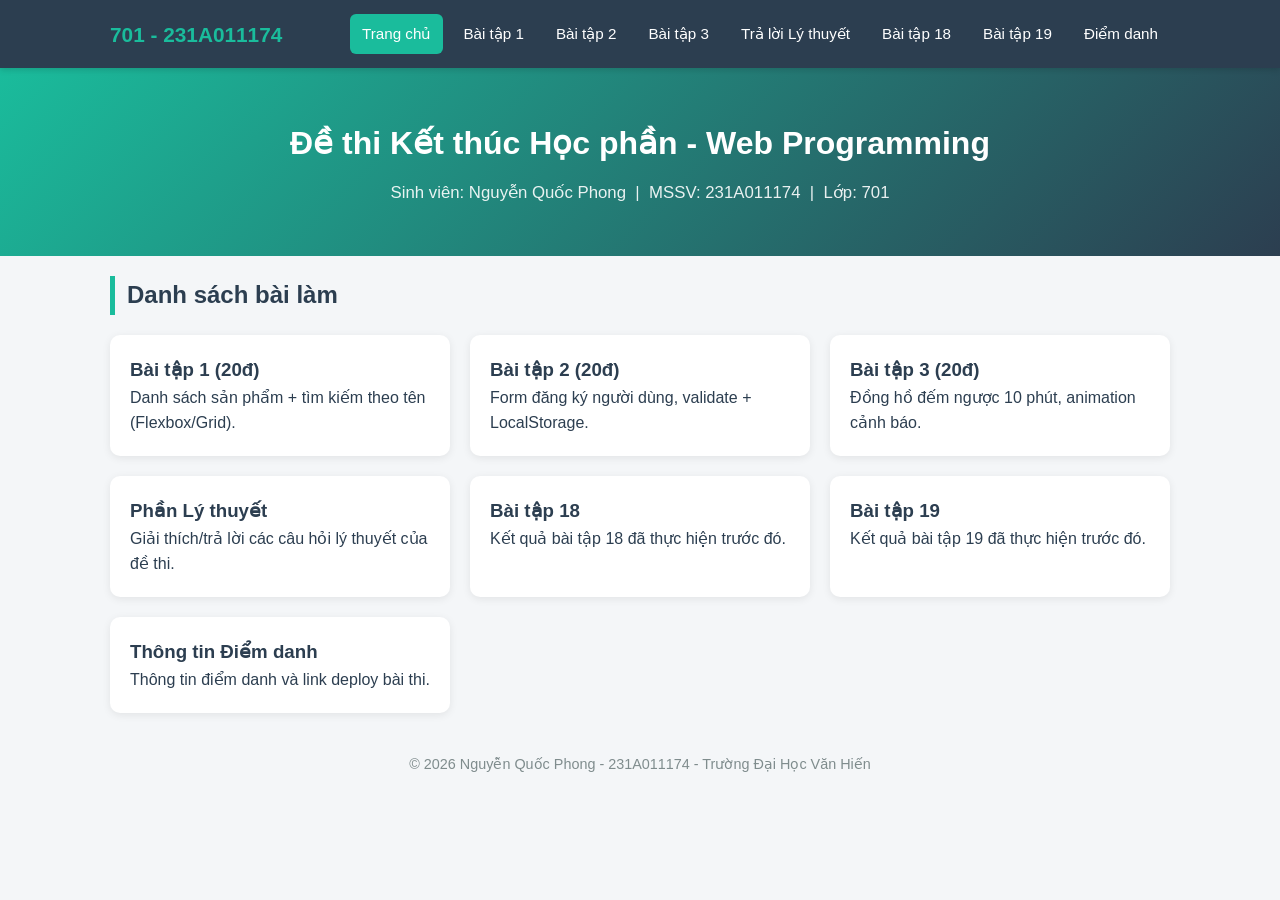
<file: index.html>
<!DOCTYPE html>
<html lang="vi">
<head>
<meta charset="UTF-8" />
<meta name="viewport" content="width=device-width, initial-scale=1.0" />
<title>Đề thi Kết thúc HP - Nguyễn Quốc Phong</title>
<link rel="stylesheet" href="css/style.css" />
</head>
<body>

<header>
  <nav class="navbar">
    <div class="brand">701 - 231A011174</div>
    <ul>
      <li><a href="index.html">Trang chủ</a></li>
      <li><a href="baitap01.html">Bài tập 1</a></li>
      <li><a href="baitap02.html">Bài tập 2</a></li>
      <li><a href="baitap03.html">Bài tập 3</a></li>
      <li><a href="about.html">Trả lời Lý thuyết</a></li>
      <li><a href="baitap18.html">Bài tập 18</a></li>
      <li><a href="baitap19.html">Bài tập 19</a></li>
      <li><a href="contact.html">Điểm danh</a></li>
    </ul>
  </nav>
</header>

<section class="hero">
  <h1>Đề thi Kết thúc Học phần - Web Programming</h1>
  <p>Sinh viên: Nguyễn Quốc Phong &nbsp;|&nbsp; MSSV: 231A011174 &nbsp;|&nbsp; Lớp: 701</p>
</section>

<main class="container">
  <h2 class="section-title">Danh sách bài làm</h2>
  <div class="card-grid">

    <a class="card" href="baitap01.html">
      <h3>Bài tập 1 (20đ)</h3>
      <p>Danh sách sản phẩm + tìm kiếm theo tên (Flexbox/Grid).</p>
    </a>

    <a class="card" href="baitap02.html">
      <h3>Bài tập 2 (20đ)</h3>
      <p>Form đăng ký người dùng, validate + LocalStorage.</p>
    </a>

    <a class="card" href="baitap03.html">
      <h3>Bài tập 3 (20đ)</h3>
      <p>Đồng hồ đếm ngược 10 phút, animation cảnh báo.</p>
    </a>

    <a class="card" href="about.html">
      <h3>Phần Lý thuyết</h3>
      <p>Giải thích/trả lời các câu hỏi lý thuyết của đề thi.</p>
    </a>

    <a class="card" href="baitap18.html">
      <h3>Bài tập 18</h3>
      <p>Kết quả bài tập 18 đã thực hiện trước đó.</p>
    </a>

    <a class="card" href="baitap19.html">
      <h3>Bài tập 19</h3>
      <p>Kết quả bài tập 19 đã thực hiện trước đó.</p>
    </a>

    <a class="card" href="contact.html">
      <h3>Thông tin Điểm danh</h3>
      <p>Thông tin điểm danh và link deploy bài thi.</p>
    </a>

  </div>
</main>

<footer>
  © 2026 Nguyễn Quốc Phong - 231A011174 - Trường Đại Học Văn Hiến
</footer>

<script src="js/script.js"></script>
</body>
</html>
</file>
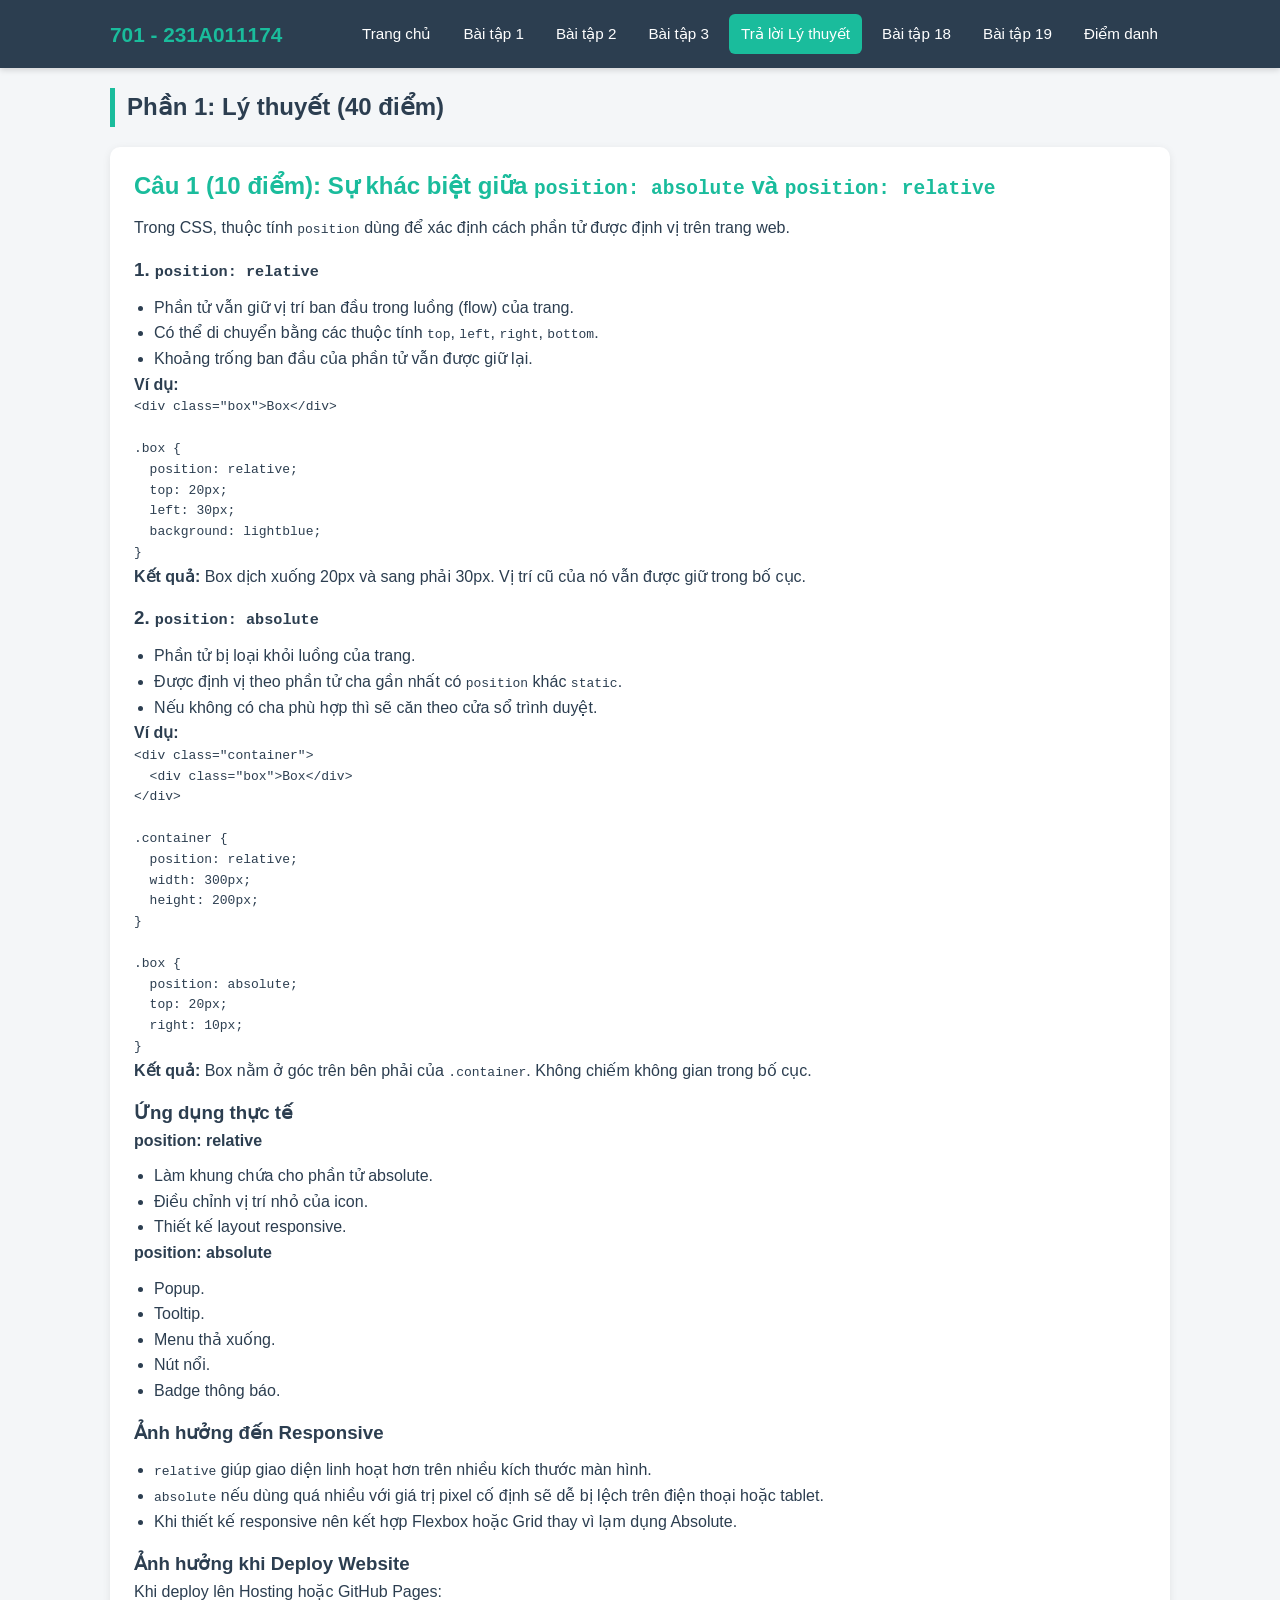
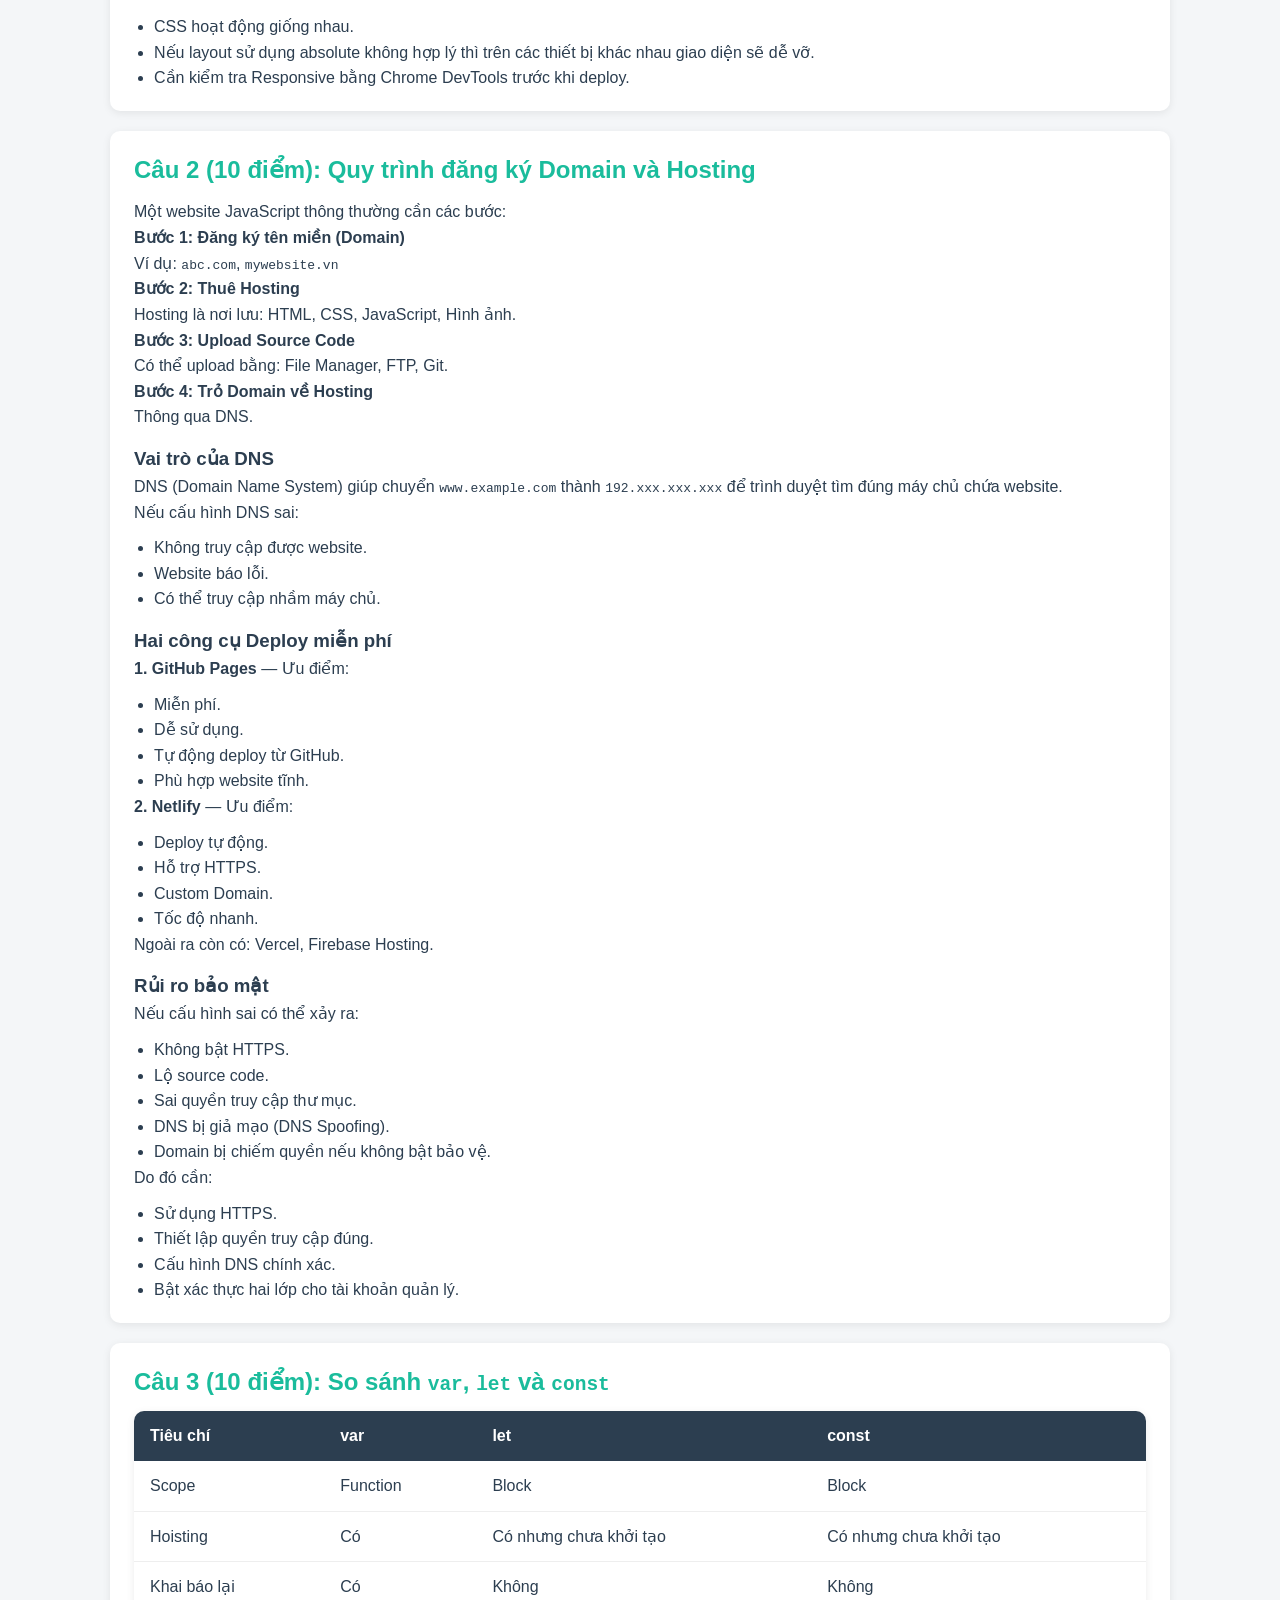
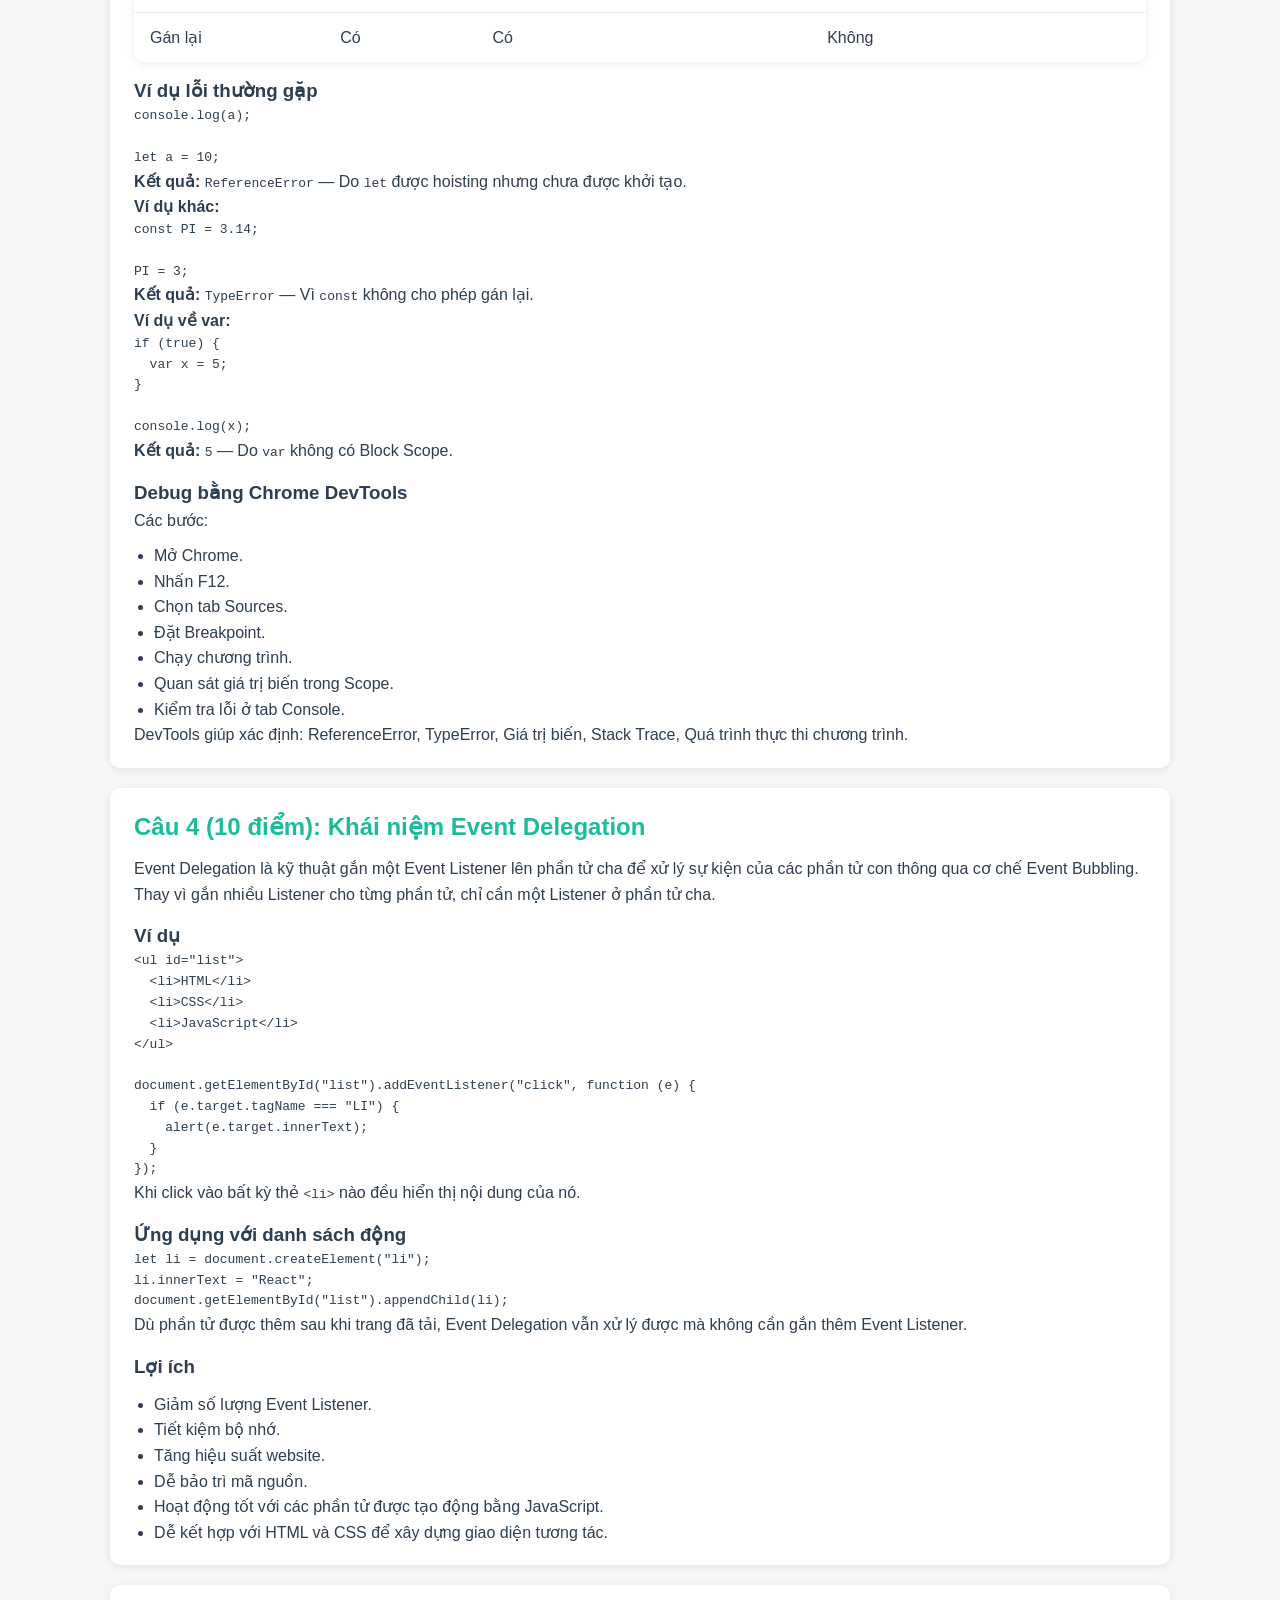
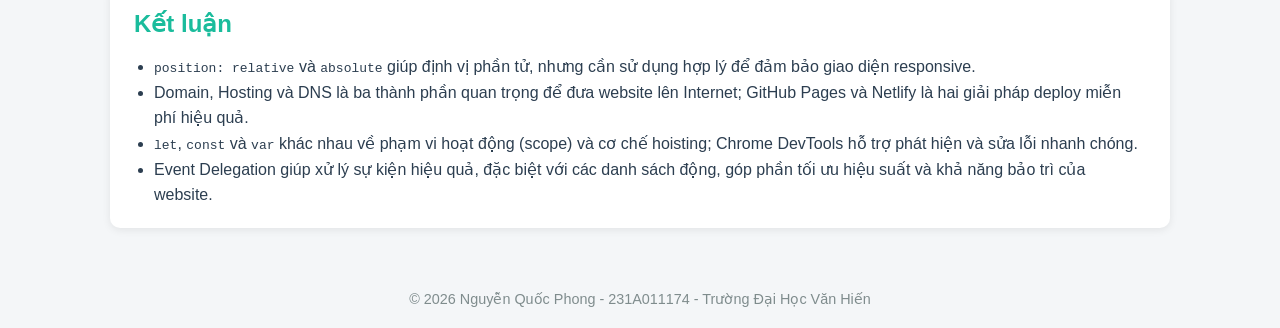
<file: about.html>
<!DOCTYPE html>
<html lang="vi">
<head>
<meta charset="UTF-8" />
<meta name="viewport" content="width=device-width, initial-scale=1.0" />
<title>Trả lời Lý thuyết</title>
<link rel="stylesheet" href="css/style.css" />
</head>
<body>

<header>
  <nav class="navbar">
    <div class="brand">701 - 231A011174</div>
    <ul>
      <li><a href="index.html">Trang chủ</a></li>
      <li><a href="baitap01.html">Bài tập 1</a></li>
      <li><a href="baitap02.html">Bài tập 2</a></li>
      <li><a href="baitap03.html">Bài tập 3</a></li>
      <li><a href="about.html">Trả lời Lý thuyết</a></li>
      <li><a href="baitap18.html">Bài tập 18</a></li>
      <li><a href="baitap19.html">Bài tập 19</a></li>
      <li><a href="contact.html">Điểm danh</a></li>
    </ul>
  </nav>
</header>

<main class="container">
  <h2 class="section-title">Phần 1: Lý thuyết (40 điểm)</h2>

  <!-- ===================== CÂU 1 ===================== -->
  <div class="explain-block">
    <h2>Câu 1 (10 điểm): Sự khác biệt giữa <code>position: absolute</code> và <code>position: relative</code></h2>
    <p>Trong CSS, thuộc tính <code>position</code> dùng để xác định cách phần tử được định vị trên trang web.</p>

    <h3 style="margin-top:14px;">1. <code>position: relative</code></h3>
    <ul>
      <li>Phần tử vẫn giữ vị trí ban đầu trong luồng (flow) của trang.</li>
      <li>Có thể di chuyển bằng các thuộc tính <code>top</code>, <code>left</code>, <code>right</code>, <code>bottom</code>.</li>
      <li>Khoảng trống ban đầu của phần tử vẫn được giữ lại.</li>
    </ul>
    <p><strong>Ví dụ:</strong></p>
    <pre><code>&lt;div class="box"&gt;Box&lt;/div&gt;

.box {
  position: relative;
  top: 20px;
  left: 30px;
  background: lightblue;
}</code></pre>
    <p><strong>Kết quả:</strong> Box dịch xuống 20px và sang phải 30px. Vị trí cũ của nó vẫn được giữ trong bố cục.</p>

    <h3 style="margin-top:14px;">2. <code>position: absolute</code></h3>
    <ul>
      <li>Phần tử bị loại khỏi luồng của trang.</li>
      <li>Được định vị theo phần tử cha gần nhất có <code>position</code> khác <code>static</code>.</li>
      <li>Nếu không có cha phù hợp thì sẽ căn theo cửa sổ trình duyệt.</li>
    </ul>
    <p><strong>Ví dụ:</strong></p>
    <pre><code>&lt;div class="container"&gt;
  &lt;div class="box"&gt;Box&lt;/div&gt;
&lt;/div&gt;

.container {
  position: relative;
  width: 300px;
  height: 200px;
}

.box {
  position: absolute;
  top: 20px;
  right: 10px;
}</code></pre>
    <p><strong>Kết quả:</strong> Box nằm ở góc trên bên phải của <code>.container</code>. Không chiếm không gian trong bố cục.</p>

    <h3 style="margin-top:14px;">Ứng dụng thực tế</h3>
    <p><strong>position: relative</strong></p>
    <ul>
      <li>Làm khung chứa cho phần tử absolute.</li>
      <li>Điều chỉnh vị trí nhỏ của icon.</li>
      <li>Thiết kế layout responsive.</li>
    </ul>
    <p><strong>position: absolute</strong></p>
    <ul>
      <li>Popup.</li>
      <li>Tooltip.</li>
      <li>Menu thả xuống.</li>
      <li>Nút nổi.</li>
      <li>Badge thông báo.</li>
    </ul>

    <h3 style="margin-top:14px;">Ảnh hưởng đến Responsive</h3>
    <ul>
      <li><code>relative</code> giúp giao diện linh hoạt hơn trên nhiều kích thước màn hình.</li>
      <li><code>absolute</code> nếu dùng quá nhiều với giá trị pixel cố định sẽ dễ bị lệch trên điện thoại hoặc tablet.</li>
      <li>Khi thiết kế responsive nên kết hợp Flexbox hoặc Grid thay vì lạm dụng Absolute.</li>
    </ul>

    <h3 style="margin-top:14px;">Ảnh hưởng khi Deploy Website</h3>
    <p>Khi deploy lên Hosting hoặc GitHub Pages:</p>
    <ul>
      <li>CSS hoạt động giống nhau.</li>
      <li>Nếu layout sử dụng absolute không hợp lý thì trên các thiết bị khác nhau giao diện sẽ dễ vỡ.</li>
      <li>Cần kiểm tra Responsive bằng Chrome DevTools trước khi deploy.</li>
    </ul>
  </div>

  <!-- ===================== CÂU 2 ===================== -->
  <div class="explain-block">
    <h2>Câu 2 (10 điểm): Quy trình đăng ký Domain và Hosting</h2>
    <p>Một website JavaScript thông thường cần các bước:</p>

    <p><strong>Bước 1: Đăng ký tên miền (Domain)</strong></p>
    <p>Ví dụ: <code>abc.com</code>, <code>mywebsite.vn</code></p>

    <p><strong>Bước 2: Thuê Hosting</strong></p>
    <p>Hosting là nơi lưu: HTML, CSS, JavaScript, Hình ảnh.</p>

    <p><strong>Bước 3: Upload Source Code</strong></p>
    <p>Có thể upload bằng: File Manager, FTP, Git.</p>

    <p><strong>Bước 4: Trỏ Domain về Hosting</strong></p>
    <p>Thông qua DNS.</p>

    <h3 style="margin-top:14px;">Vai trò của DNS</h3>
    <p>DNS (Domain Name System) giúp chuyển <code>www.example.com</code> thành <code>192.xxx.xxx.xxx</code> để trình duyệt tìm đúng máy chủ chứa website.</p>
    <p>Nếu cấu hình DNS sai:</p>
    <ul>
      <li>Không truy cập được website.</li>
      <li>Website báo lỗi.</li>
      <li>Có thể truy cập nhầm máy chủ.</li>
    </ul>

    <h3 style="margin-top:14px;">Hai công cụ Deploy miễn phí</h3>
    <p><strong>1. GitHub Pages</strong> — Ưu điểm:</p>
    <ul>
      <li>Miễn phí.</li>
      <li>Dễ sử dụng.</li>
      <li>Tự động deploy từ GitHub.</li>
      <li>Phù hợp website tĩnh.</li>
    </ul>
    <p><strong>2. Netlify</strong> — Ưu điểm:</p>
    <ul>
      <li>Deploy tự động.</li>
      <li>Hỗ trợ HTTPS.</li>
      <li>Custom Domain.</li>
      <li>Tốc độ nhanh.</li>
    </ul>
    <p>Ngoài ra còn có: Vercel, Firebase Hosting.</p>

    <h3 style="margin-top:14px;">Rủi ro bảo mật</h3>
    <p>Nếu cấu hình sai có thể xảy ra:</p>
    <ul>
      <li>Không bật HTTPS.</li>
      <li>Lộ source code.</li>
      <li>Sai quyền truy cập thư mục.</li>
      <li>DNS bị giả mạo (DNS Spoofing).</li>
      <li>Domain bị chiếm quyền nếu không bật bảo vệ.</li>
    </ul>
    <p>Do đó cần:</p>
    <ul>
      <li>Sử dụng HTTPS.</li>
      <li>Thiết lập quyền truy cập đúng.</li>
      <li>Cấu hình DNS chính xác.</li>
      <li>Bật xác thực hai lớp cho tài khoản quản lý.</li>
    </ul>
  </div>

  <!-- ===================== CÂU 3 ===================== -->
  <div class="explain-block">
    <h2>Câu 3 (10 điểm): So sánh <code>var</code>, <code>let</code> và <code>const</code></h2>

    <table class="info-table" style="margin-top:10px;">
      <thead>
        <tr>
          <th style="width:auto;">Tiêu chí</th>
          <th style="width:auto;">var</th>
          <th style="width:auto;">let</th>
          <th style="width:auto;">const</th>
        </tr>
      </thead>
      <tbody>
        <tr><td>Scope</td><td>Function</td><td>Block</td><td>Block</td></tr>
        <tr><td>Hoisting</td><td>Có</td><td>Có nhưng chưa khởi tạo</td><td>Có nhưng chưa khởi tạo</td></tr>
        <tr><td>Khai báo lại</td><td>Có</td><td>Không</td><td>Không</td></tr>
        <tr><td>Gán lại</td><td>Có</td><td>Có</td><td>Không</td></tr>
      </tbody>
    </table>

    <h3 style="margin-top:14px;">Ví dụ lỗi thường gặp</h3>
    <pre><code>console.log(a);

let a = 10;</code></pre>
    <p><strong>Kết quả:</strong> <code>ReferenceError</code> — Do <code>let</code> được hoisting nhưng chưa được khởi tạo.</p>

    <p><strong>Ví dụ khác:</strong></p>
    <pre><code>const PI = 3.14;

PI = 3;</code></pre>
    <p><strong>Kết quả:</strong> <code>TypeError</code> — Vì <code>const</code> không cho phép gán lại.</p>

    <p><strong>Ví dụ về var:</strong></p>
    <pre><code>if (true) {
  var x = 5;
}

console.log(x);</code></pre>
    <p><strong>Kết quả:</strong> <code>5</code> — Do <code>var</code> không có Block Scope.</p>

    <h3 style="margin-top:14px;">Debug bằng Chrome DevTools</h3>
    <p>Các bước:</p>
    <ul>
      <li>Mở Chrome.</li>
      <li>Nhấn F12.</li>
      <li>Chọn tab Sources.</li>
      <li>Đặt Breakpoint.</li>
      <li>Chạy chương trình.</li>
      <li>Quan sát giá trị biến trong Scope.</li>
      <li>Kiểm tra lỗi ở tab Console.</li>
    </ul>
    <p>DevTools giúp xác định: ReferenceError, TypeError, Giá trị biến, Stack Trace, Quá trình thực thi chương trình.</p>
  </div>

  <!-- ===================== CÂU 4 ===================== -->
  <div class="explain-block">
    <h2>Câu 4 (10 điểm): Khái niệm Event Delegation</h2>
    <p>Event Delegation là kỹ thuật gắn một Event Listener lên phần tử cha để xử lý sự kiện của các phần tử con thông qua cơ chế Event Bubbling.</p>
    <p>Thay vì gắn nhiều Listener cho từng phần tử, chỉ cần một Listener ở phần tử cha.</p>

    <h3 style="margin-top:14px;">Ví dụ</h3>
    <pre><code>&lt;ul id="list"&gt;
  &lt;li&gt;HTML&lt;/li&gt;
  &lt;li&gt;CSS&lt;/li&gt;
  &lt;li&gt;JavaScript&lt;/li&gt;
&lt;/ul&gt;

document.getElementById("list").addEventListener("click", function (e) {
  if (e.target.tagName === "LI") {
    alert(e.target.innerText);
  }
});</code></pre>
    <p>Khi click vào bất kỳ thẻ <code>&lt;li&gt;</code> nào đều hiển thị nội dung của nó.</p>

    <h3 style="margin-top:14px;">Ứng dụng với danh sách động</h3>
    <pre><code>let li = document.createElement("li");
li.innerText = "React";
document.getElementById("list").appendChild(li);</code></pre>
    <p>Dù phần tử được thêm sau khi trang đã tải, Event Delegation vẫn xử lý được mà không cần gắn thêm Event Listener.</p>

    <h3 style="margin-top:14px;">Lợi ích</h3>
    <ul>
      <li>Giảm số lượng Event Listener.</li>
      <li>Tiết kiệm bộ nhớ.</li>
      <li>Tăng hiệu suất website.</li>
      <li>Dễ bảo trì mã nguồn.</li>
      <li>Hoạt động tốt với các phần tử được tạo động bằng JavaScript.</li>
      <li>Dễ kết hợp với HTML và CSS để xây dựng giao diện tương tác.</li>
    </ul>
  </div>

  <!-- ===================== KẾT LUẬN ===================== -->
  <div class="explain-block">
    <h2>Kết luận</h2>
    <ul>
      <li><code>position: relative</code> và <code>absolute</code> giúp định vị phần tử, nhưng cần sử dụng hợp lý để đảm bảo giao diện responsive.</li>
      <li>Domain, Hosting và DNS là ba thành phần quan trọng để đưa website lên Internet; GitHub Pages và Netlify là hai giải pháp deploy miễn phí hiệu quả.</li>
      <li><code>let</code>, <code>const</code> và <code>var</code> khác nhau về phạm vi hoạt động (scope) và cơ chế hoisting; Chrome DevTools hỗ trợ phát hiện và sửa lỗi nhanh chóng.</li>
      <li>Event Delegation giúp xử lý sự kiện hiệu quả, đặc biệt với các danh sách động, góp phần tối ưu hiệu suất và khả năng bảo trì của website.</li>
    </ul>
  </div>
</main>

<footer>
  © 2026 Nguyễn Quốc Phong - 231A011174 - Trường Đại Học Văn Hiến
</footer>

<script src="js/script.js"></script>
</body>
</html>
</file>
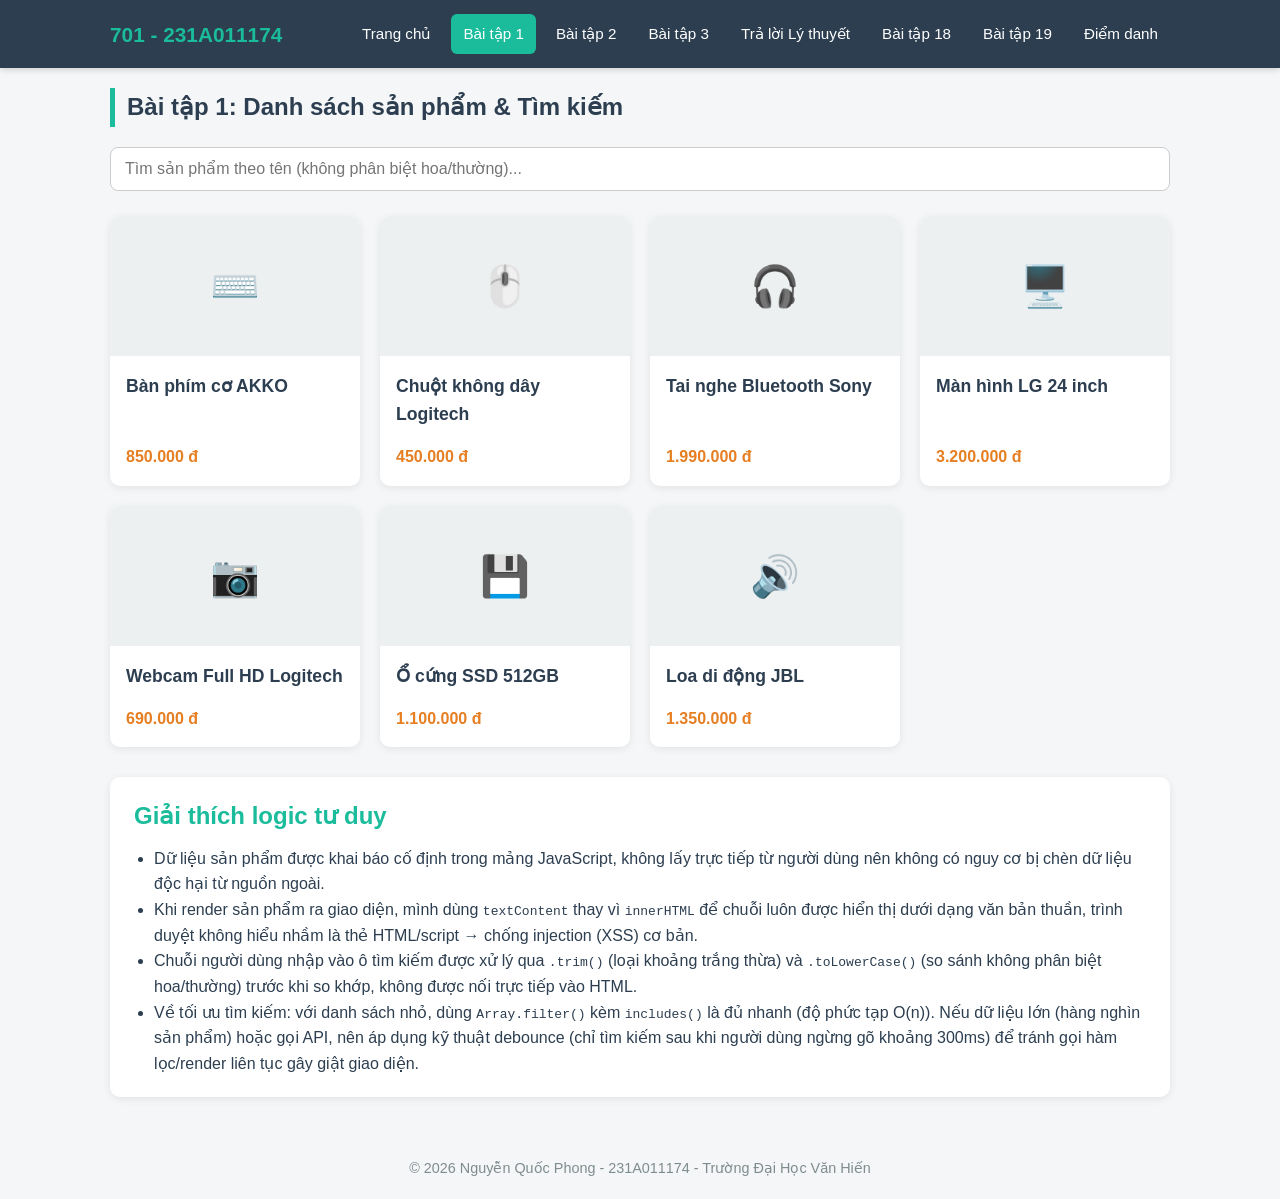
<file: baitap01.html>
<!DOCTYPE html>
<html lang="vi">
<head>
<meta charset="UTF-8" />
<meta name="viewport" content="width=device-width, initial-scale=1.0" />
<title>Bài tập 1 - Danh sách sản phẩm</title>
<link rel="stylesheet" href="css/style.css" />
</head>
<body>

<header>
  <nav class="navbar">
    <div class="brand">701 - 231A011174</div>
    <ul>
      <li><a href="index.html">Trang chủ</a></li>
      <li><a href="baitap01.html">Bài tập 1</a></li>
      <li><a href="baitap02.html">Bài tập 2</a></li>
      <li><a href="baitap03.html">Bài tập 3</a></li>
      <li><a href="about.html">Trả lời Lý thuyết</a></li>
      <li><a href="baitap18.html">Bài tập 18</a></li>
      <li><a href="baitap19.html">Bài tập 19</a></li>
      <li><a href="contact.html">Điểm danh</a></li>
    </ul>
  </nav>
</header>

<main class="container">
  <h2 class="section-title">Bài tập 1: Danh sách sản phẩm &amp; Tìm kiếm</h2>

  <div class="search-box">
    <input type="text" id="searchInput" placeholder="Tìm sản phẩm theo tên (không phân biệt hoa/thường)..." />
  </div>

  <div id="productGrid" class="product-grid"></div>
  <div id="noResult" class="no-result">
    Không tìm thấy sản phẩm nào phù hợp với từ khóa bạn nhập.
  </div>

  <div class="explain-block" style="margin-top:30px;">
    <h2>Giải thích logic tư duy</h2>
    <ul>
      <li>Dữ liệu sản phẩm được khai báo cố định trong mảng JavaScript, không lấy trực tiếp từ người dùng nên không có nguy cơ bị chèn dữ liệu độc hại từ nguồn ngoài.</li>
      <li>Khi render sản phẩm ra giao diện, mình dùng <code>textContent</code> thay vì <code>innerHTML</code> để chuỗi luôn được hiển thị dưới dạng văn bản thuần, trình duyệt không hiểu nhầm là thẻ HTML/script &rarr; chống injection (XSS) cơ bản.</li>
      <li>Chuỗi người dùng nhập vào ô tìm kiếm được xử lý qua <code>.trim()</code> (loại khoảng trắng thừa) và <code>.toLowerCase()</code> (so sánh không phân biệt hoa/thường) trước khi so khớp, không được nối trực tiếp vào HTML.</li>
      <li>Về tối ưu tìm kiếm: với danh sách nhỏ, dùng <code>Array.filter()</code> kèm <code>includes()</code> là đủ nhanh (độ phức tạp O(n)). Nếu dữ liệu lớn (hàng nghìn sản phẩm) hoặc gọi API, nên áp dụng kỹ thuật debounce (chỉ tìm kiếm sau khi người dùng ngừng gõ khoảng 300ms) để tránh gọi hàm lọc/render liên tục gây giật giao diện.</li>
    </ul>
  </div>
</main>

<footer>
  © 2026 Nguyễn Quốc Phong - 231A011174 - Trường Đại Học Văn Hiến
</footer>

<script src="js/script.js"></script>
</body>
</html>
</file>
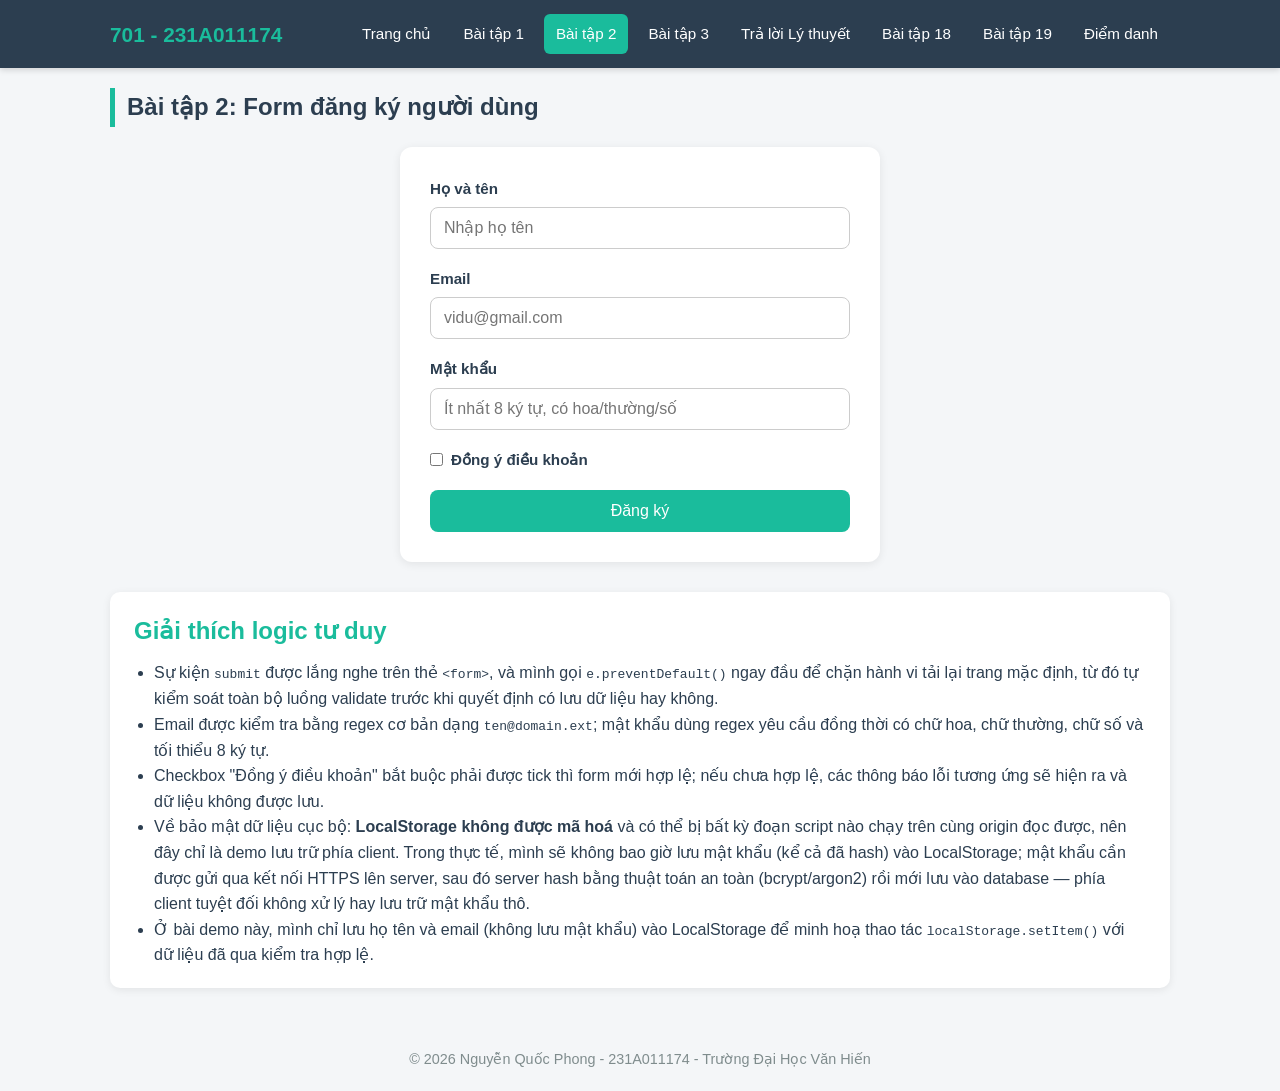
<file: baitap02.html>
<!DOCTYPE html>
<html lang="vi">
<head>
<meta charset="UTF-8" />
<meta name="viewport" content="width=device-width, initial-scale=1.0" />
<title>Bài tập 2 - Form đăng ký</title>
<link rel="stylesheet" href="css/style.css" />
</head>
<body>

<header>
  <nav class="navbar">
    <div class="brand">701 - 231A011174</div>
    <ul>
      <li><a href="index.html">Trang chủ</a></li>
      <li><a href="baitap01.html">Bài tập 1</a></li>
      <li><a href="baitap02.html">Bài tập 2</a></li>
      <li><a href="baitap03.html">Bài tập 3</a></li>
      <li><a href="about.html">Trả lời Lý thuyết</a></li>
      <li><a href="baitap18.html">Bài tập 18</a></li>
      <li><a href="baitap19.html">Bài tập 19</a></li>
      <li><a href="contact.html">Điểm danh</a></li>
    </ul>
  </nav>
</header>

<main class="container">
  <h2 class="section-title">Bài tập 2: Form đăng ký người dùng</h2>

  <div class="form-wrapper">
    <form id="registerForm" novalidate>
      <div class="form-group">
        <label for="regName">Họ và tên</label>
        <input type="text" id="regName" name="regName" placeholder="Nhập họ tên" required />
      </div>

      <div class="form-group">
        <label for="regEmail">Email</label>
        <input type="email" id="regEmail" name="regEmail" placeholder="vidu@gmail.com" required />
        <div class="error-text" id="emailError">Email không hợp lệ.</div>
      </div>

      <div class="form-group">
        <label for="regPassword">Mật khẩu</label>
        <input type="password" id="regPassword" name="regPassword" placeholder="Ít nhất 8 ký tự, có hoa/thường/số" required />
        <div class="error-text" id="passError">
          Mật khẩu cần tối thiểu 8 ký tự, có ít nhất 1 chữ hoa, 1 chữ thường và 1 chữ số.
        </div>
      </div>

      <div class="form-group checkbox-group">
        <input type="checkbox" id="regAgree" name="regAgree" />
        <label for="regAgree" style="margin:0;">Đồng ý điều khoản</label>
      </div>
      <div class="error-text" id="agreeError" style="margin-top:-10px;margin-bottom:14px;">
        Bạn cần đồng ý điều khoản trước khi đăng ký.
      </div>

      <button type="submit" class="btn">Đăng ký</button>

      <div class="success-msg" id="successMsg"></div>
    </form>
  </div>

  <div class="explain-block" style="margin-top:30px;">
    <h2>Giải thích logic tư duy</h2>
    <ul>
      <li>Sự kiện <code>submit</code> được lắng nghe trên thẻ <code>&lt;form&gt;</code>, và mình gọi <code>e.preventDefault()</code> ngay đầu để chặn hành vi tải lại trang mặc định, từ đó tự kiểm soát toàn bộ luồng validate trước khi quyết định có lưu dữ liệu hay không.</li>
      <li>Email được kiểm tra bằng regex cơ bản dạng <code>ten@domain.ext</code>; mật khẩu dùng regex yêu cầu đồng thời có chữ hoa, chữ thường, chữ số và tối thiểu 8 ký tự.</li>
      <li>Checkbox "Đồng ý điều khoản" bắt buộc phải được tick thì form mới hợp lệ; nếu chưa hợp lệ, các thông báo lỗi tương ứng sẽ hiện ra và dữ liệu không được lưu.</li>
      <li>Về bảo mật dữ liệu cục bộ: <strong>LocalStorage không được mã hoá</strong> và có thể bị bất kỳ đoạn script nào chạy trên cùng origin đọc được, nên đây chỉ là demo lưu trữ phía client. Trong thực tế, mình sẽ không bao giờ lưu mật khẩu (kể cả đã hash) vào LocalStorage; mật khẩu cần được gửi qua kết nối HTTPS lên server, sau đó server hash bằng thuật toán an toàn (bcrypt/argon2) rồi mới lưu vào database — phía client tuyệt đối không xử lý hay lưu trữ mật khẩu thô.</li>
      <li>Ở bài demo này, mình chỉ lưu họ tên và email (không lưu mật khẩu) vào LocalStorage để minh hoạ thao tác <code>localStorage.setItem()</code> với dữ liệu đã qua kiểm tra hợp lệ.</li>
    </ul>
  </div>
</main>

<footer>
  © 2026 Nguyễn Quốc Phong - 231A011174 - Trường Đại Học Văn Hiến
</footer>

<script src="js/script.js"></script>
</body>
</html>
</file>
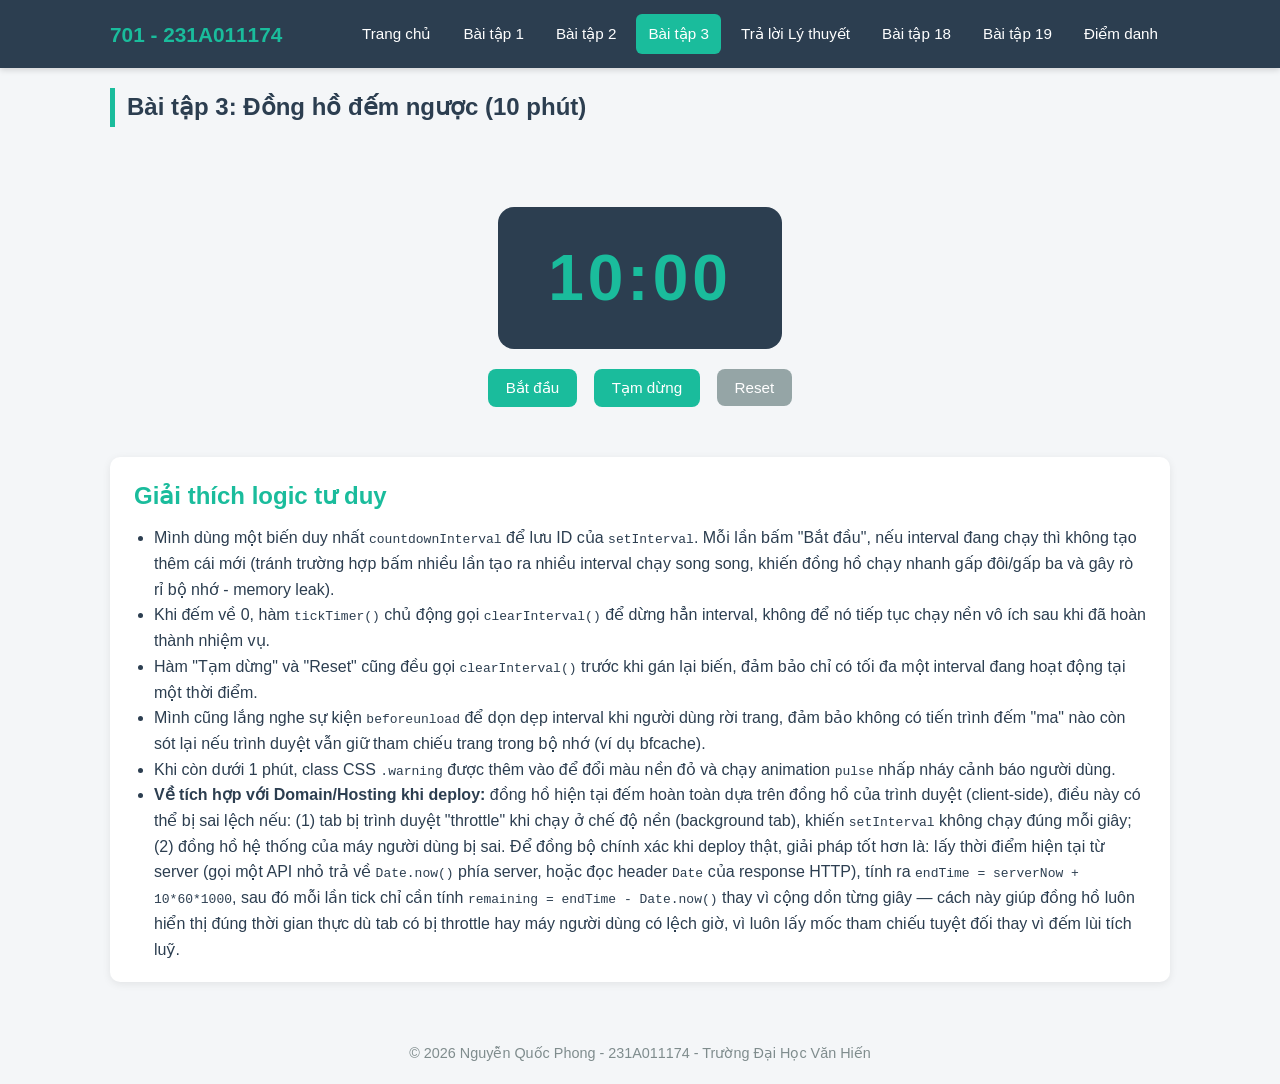
<file: baitap03.html>
<!DOCTYPE html>
<html lang="vi">
<head>
<meta charset="UTF-8" />
<meta name="viewport" content="width=device-width, initial-scale=1.0" />
<title>Bài tập 3 - Đồng hồ đếm ngược</title>
<link rel="stylesheet" href="css/style.css" />
</head>
<body>

<header>
  <nav class="navbar">
    <div class="brand">701 - 231A011174</div>
    <ul>
      <li><a href="index.html">Trang chủ</a></li>
      <li><a href="baitap01.html">Bài tập 1</a></li>
      <li><a href="baitap02.html">Bài tập 2</a></li>
      <li><a href="baitap03.html">Bài tập 3</a></li>
      <li><a href="about.html">Trả lời Lý thuyết</a></li>
      <li><a href="baitap18.html">Bài tập 18</a></li>
      <li><a href="baitap19.html">Bài tập 19</a></li>
      <li><a href="contact.html">Điểm danh</a></li>
    </ul>
  </nav>
</header>

<main class="container">
  <h2 class="section-title">Bài tập 3: Đồng hồ đếm ngược (10 phút)</h2>

  <div class="timer-wrapper">
    <div class="timer-display" id="timerDisplay">10:00</div>
    <div class="timer-controls">
      <button id="startBtn">Bắt đầu</button>
      <button id="pauseBtn">Tạm dừng</button>
      <button id="resetBtn" class="reset">Reset</button>
    </div>
  </div>

  <div class="explain-block" style="margin-top:10px;">
    <h2>Giải thích logic tư duy</h2>
    <ul>
      <li>Mình dùng một biến duy nhất <code>countdownInterval</code> để lưu ID của <code>setInterval</code>. Mỗi lần bấm "Bắt đầu", nếu interval đang chạy thì không tạo thêm cái mới (tránh trường hợp bấm nhiều lần tạo ra nhiều interval chạy song song, khiến đồng hồ chạy nhanh gấp đôi/gấp ba và gây rò rỉ bộ nhớ - memory leak).</li>
      <li>Khi đếm về 0, hàm <code>tickTimer()</code> chủ động gọi <code>clearInterval()</code> để dừng hẳn interval, không để nó tiếp tục chạy nền vô ích sau khi đã hoàn thành nhiệm vụ.</li>
      <li>Hàm "Tạm dừng" và "Reset" cũng đều gọi <code>clearInterval()</code> trước khi gán lại biến, đảm bảo chỉ có tối đa một interval đang hoạt động tại một thời điểm.</li>
      <li>Mình cũng lắng nghe sự kiện <code>beforeunload</code> để dọn dẹp interval khi người dùng rời trang, đảm bảo không có tiến trình đếm "ma" nào còn sót lại nếu trình duyệt vẫn giữ tham chiếu trang trong bộ nhớ (ví dụ bfcache).</li>
      <li>Khi còn dưới 1 phút, class CSS <code>.warning</code> được thêm vào để đổi màu nền đỏ và chạy animation <code>pulse</code> nhấp nháy cảnh báo người dùng.</li>
      <li><strong>Về tích hợp với Domain/Hosting khi deploy:</strong> đồng hồ hiện tại đếm hoàn toàn dựa trên đồng hồ của trình duyệt (client-side), điều này có thể bị sai lệch nếu: (1) tab bị trình duyệt "throttle" khi chạy ở chế độ nền (background tab), khiến <code>setInterval</code> không chạy đúng mỗi giây; (2) đồng hồ hệ thống của máy người dùng bị sai. Để đồng bộ chính xác khi deploy thật, giải pháp tốt hơn là: lấy thời điểm hiện tại từ server (gọi một API nhỏ trả về <code>Date.now()</code> phía server, hoặc đọc header <code>Date</code> của response HTTP), tính ra <code>endTime = serverNow + 10*60*1000</code>, sau đó mỗi lần tick chỉ cần tính <code>remaining = endTime - Date.now()</code> thay vì cộng dồn từng giây — cách này giúp đồng hồ luôn hiển thị đúng thời gian thực dù tab có bị throttle hay máy người dùng có lệch giờ, vì luôn lấy mốc tham chiếu tuyệt đối thay vì đếm lùi tích luỹ.</li>
    </ul>
  </div>
</main>

<div class="modal-overlay" id="timeUpModal">
  <div class="modal-box">
    <h2>⏰ Hết giờ!</h2>
    <p>Thời gian đếm ngược 10 phút đã kết thúc.</p>
    <button id="closeModalBtn">Đóng</button>
  </div>
</div>

<footer>
  © 2026 Nguyễn Quốc Phong - 231A011174 - Trường Đại Học Văn Hiến
</footer>

<script src="js/script.js"></script>
</body>
</html>
</file>
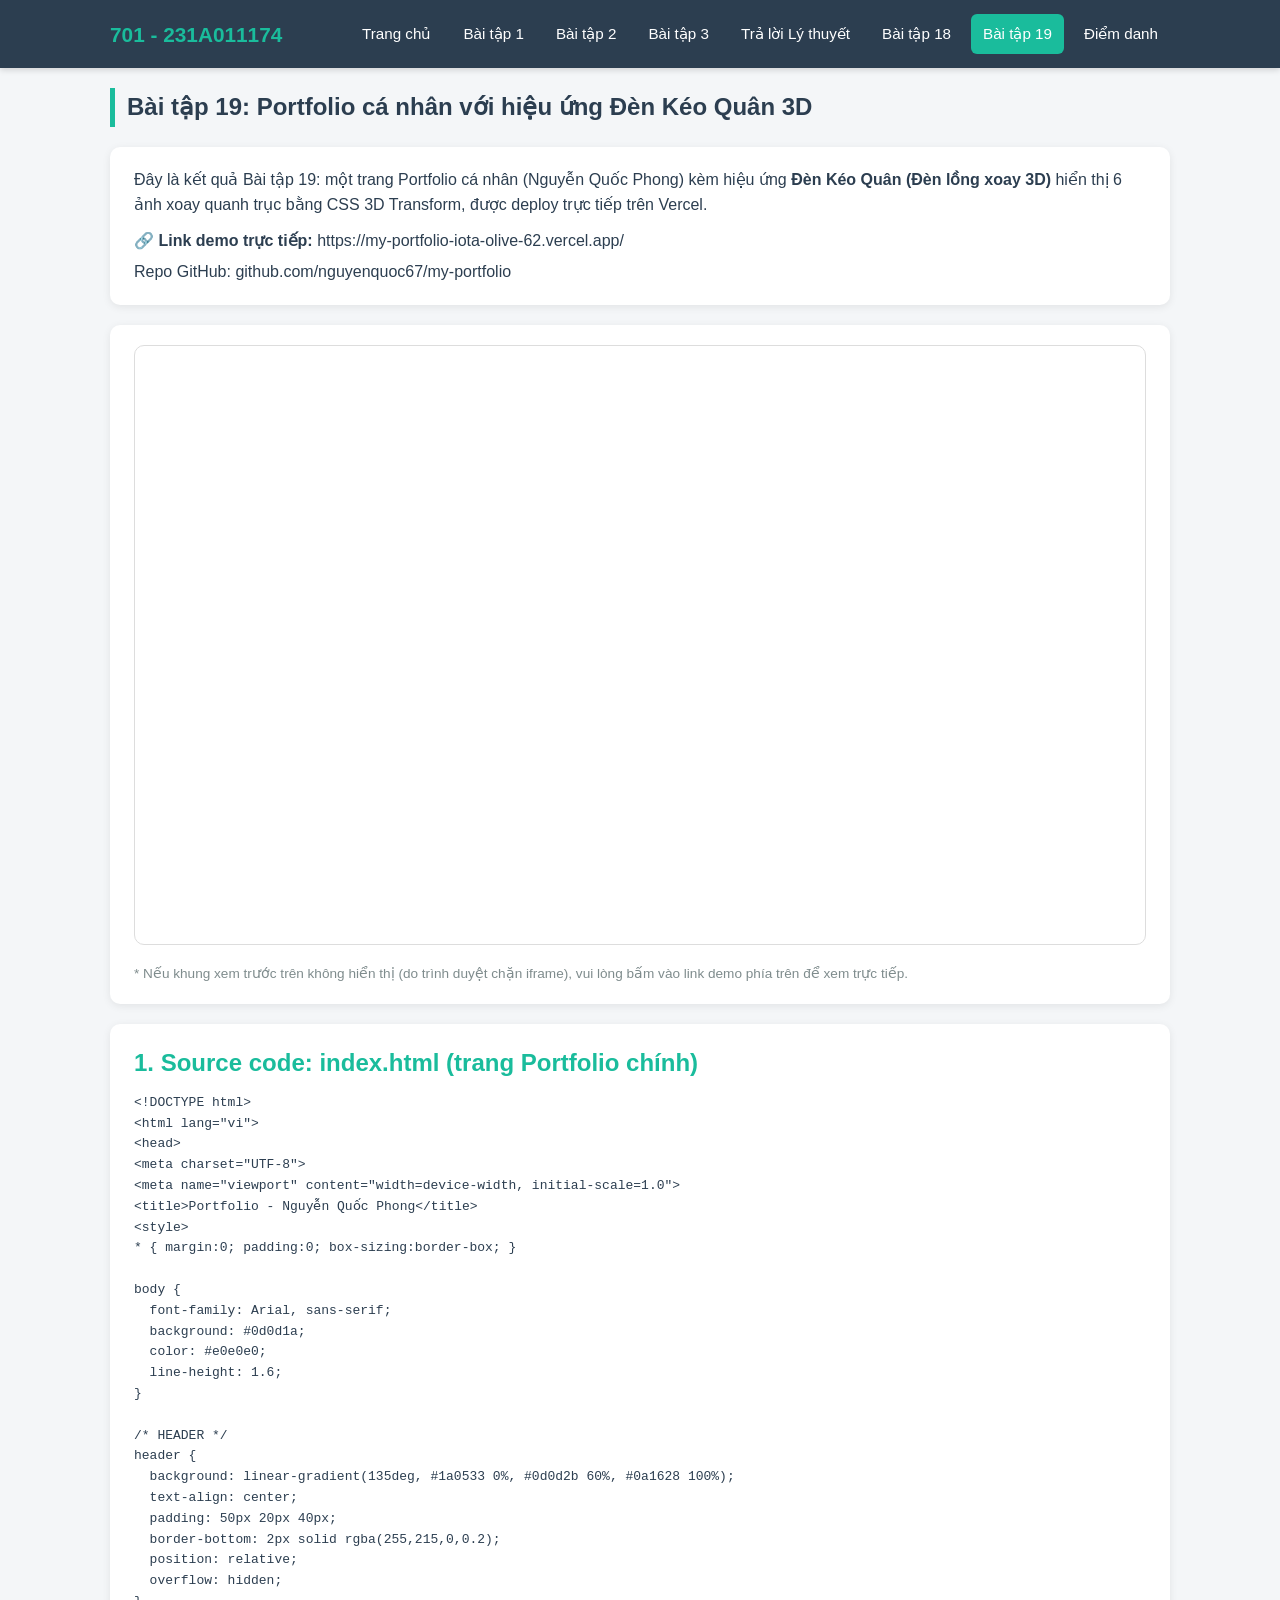
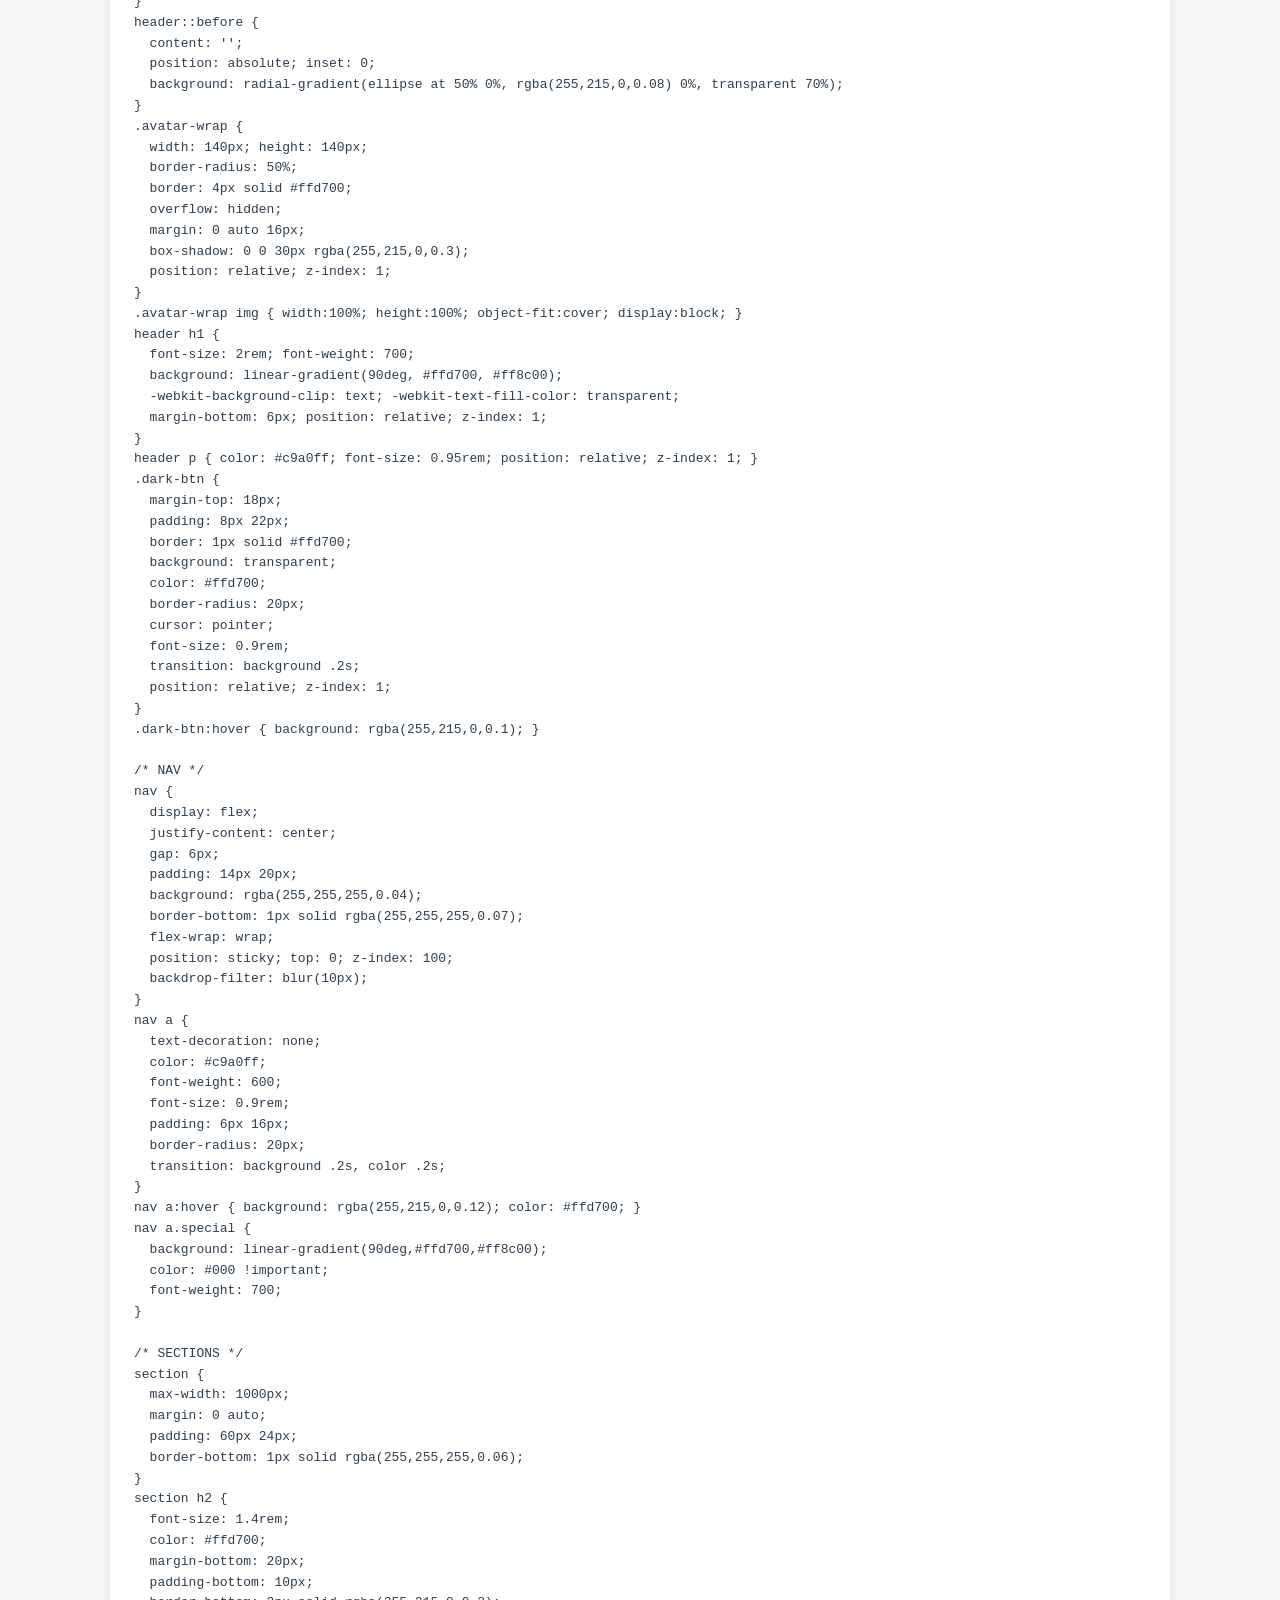
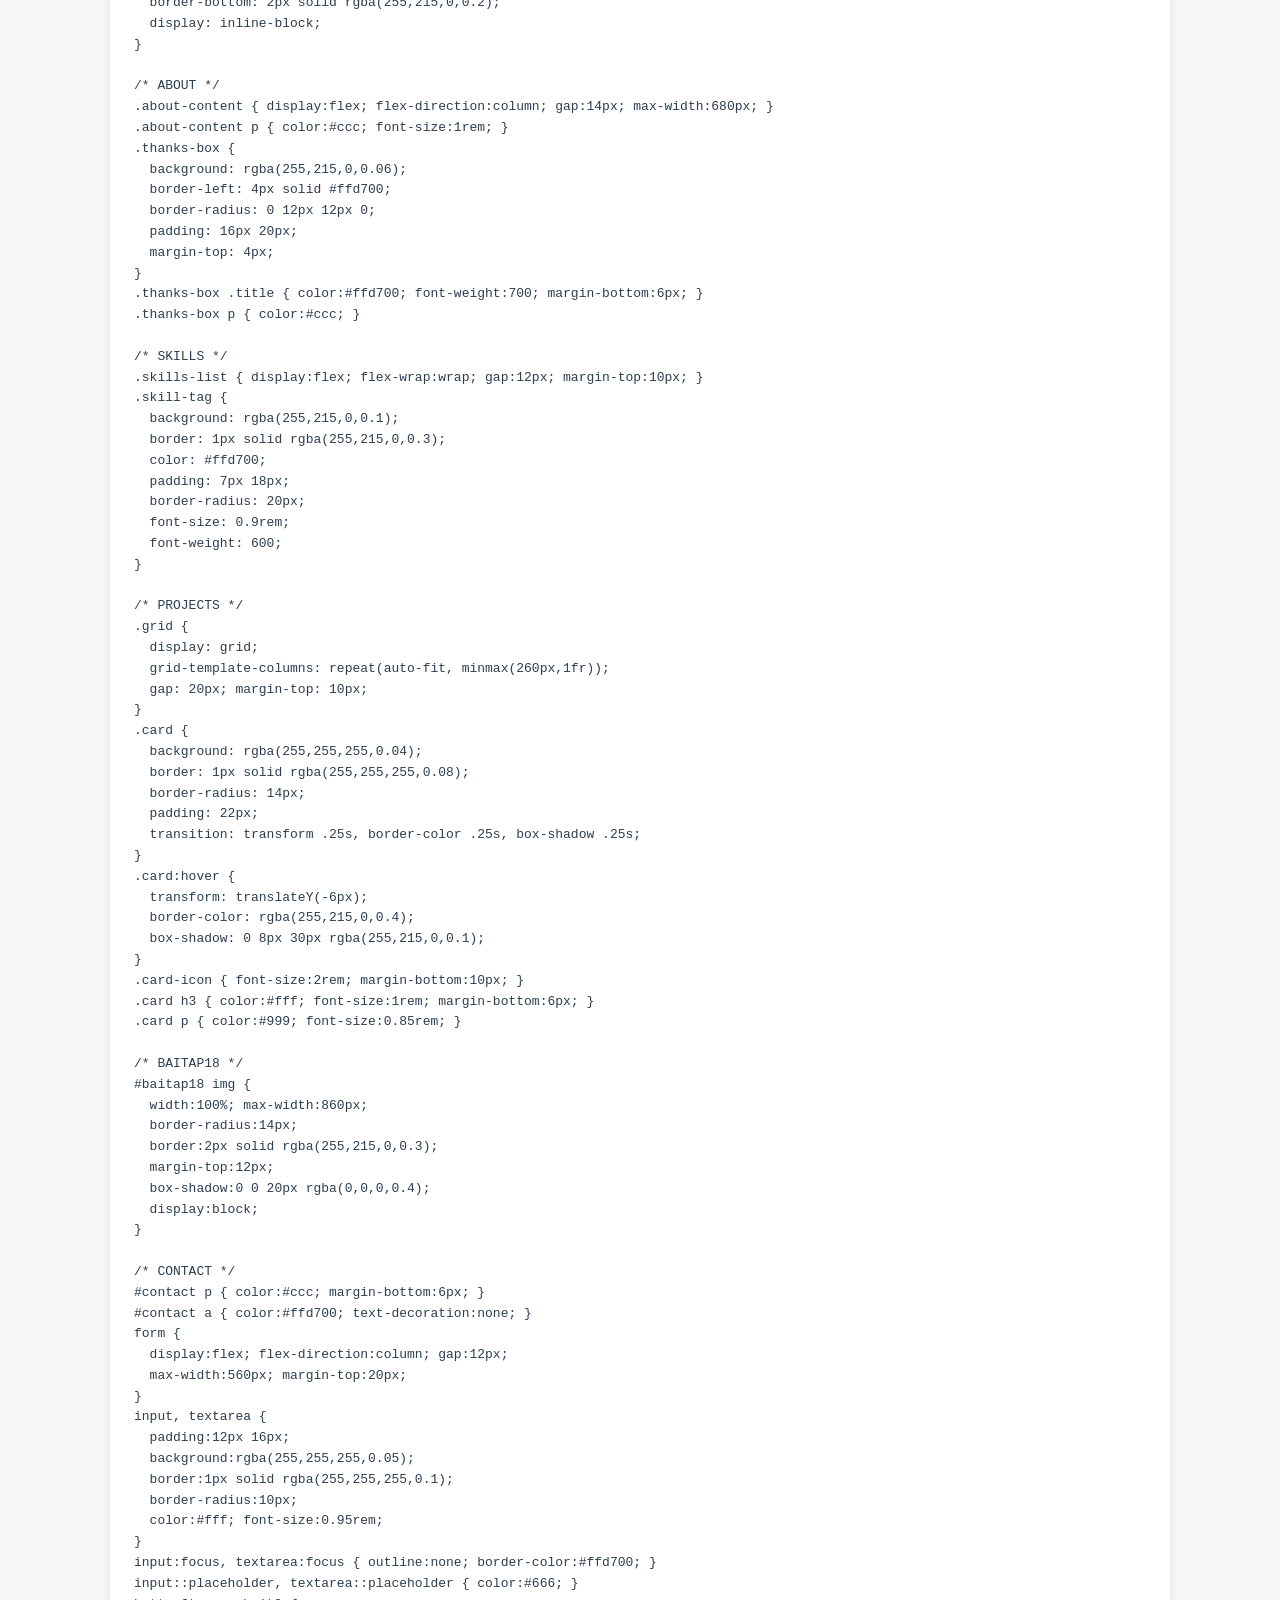
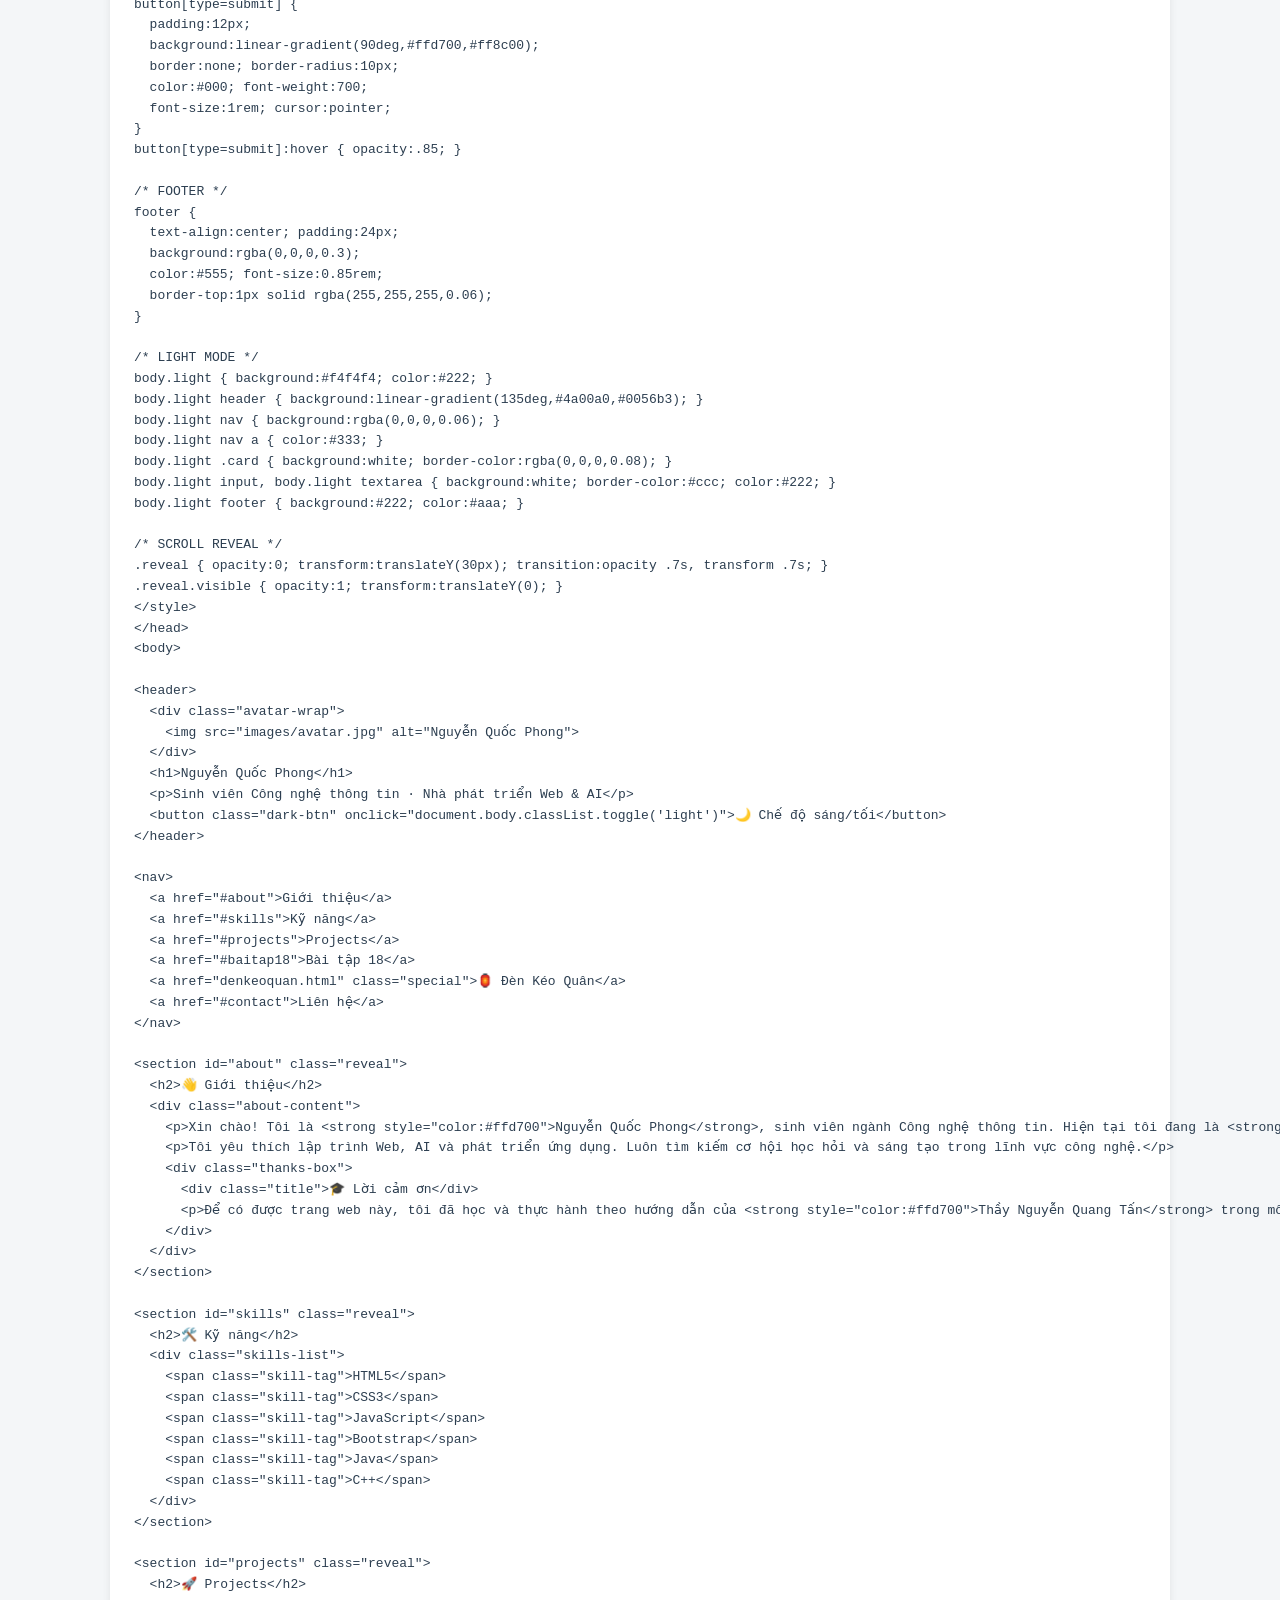
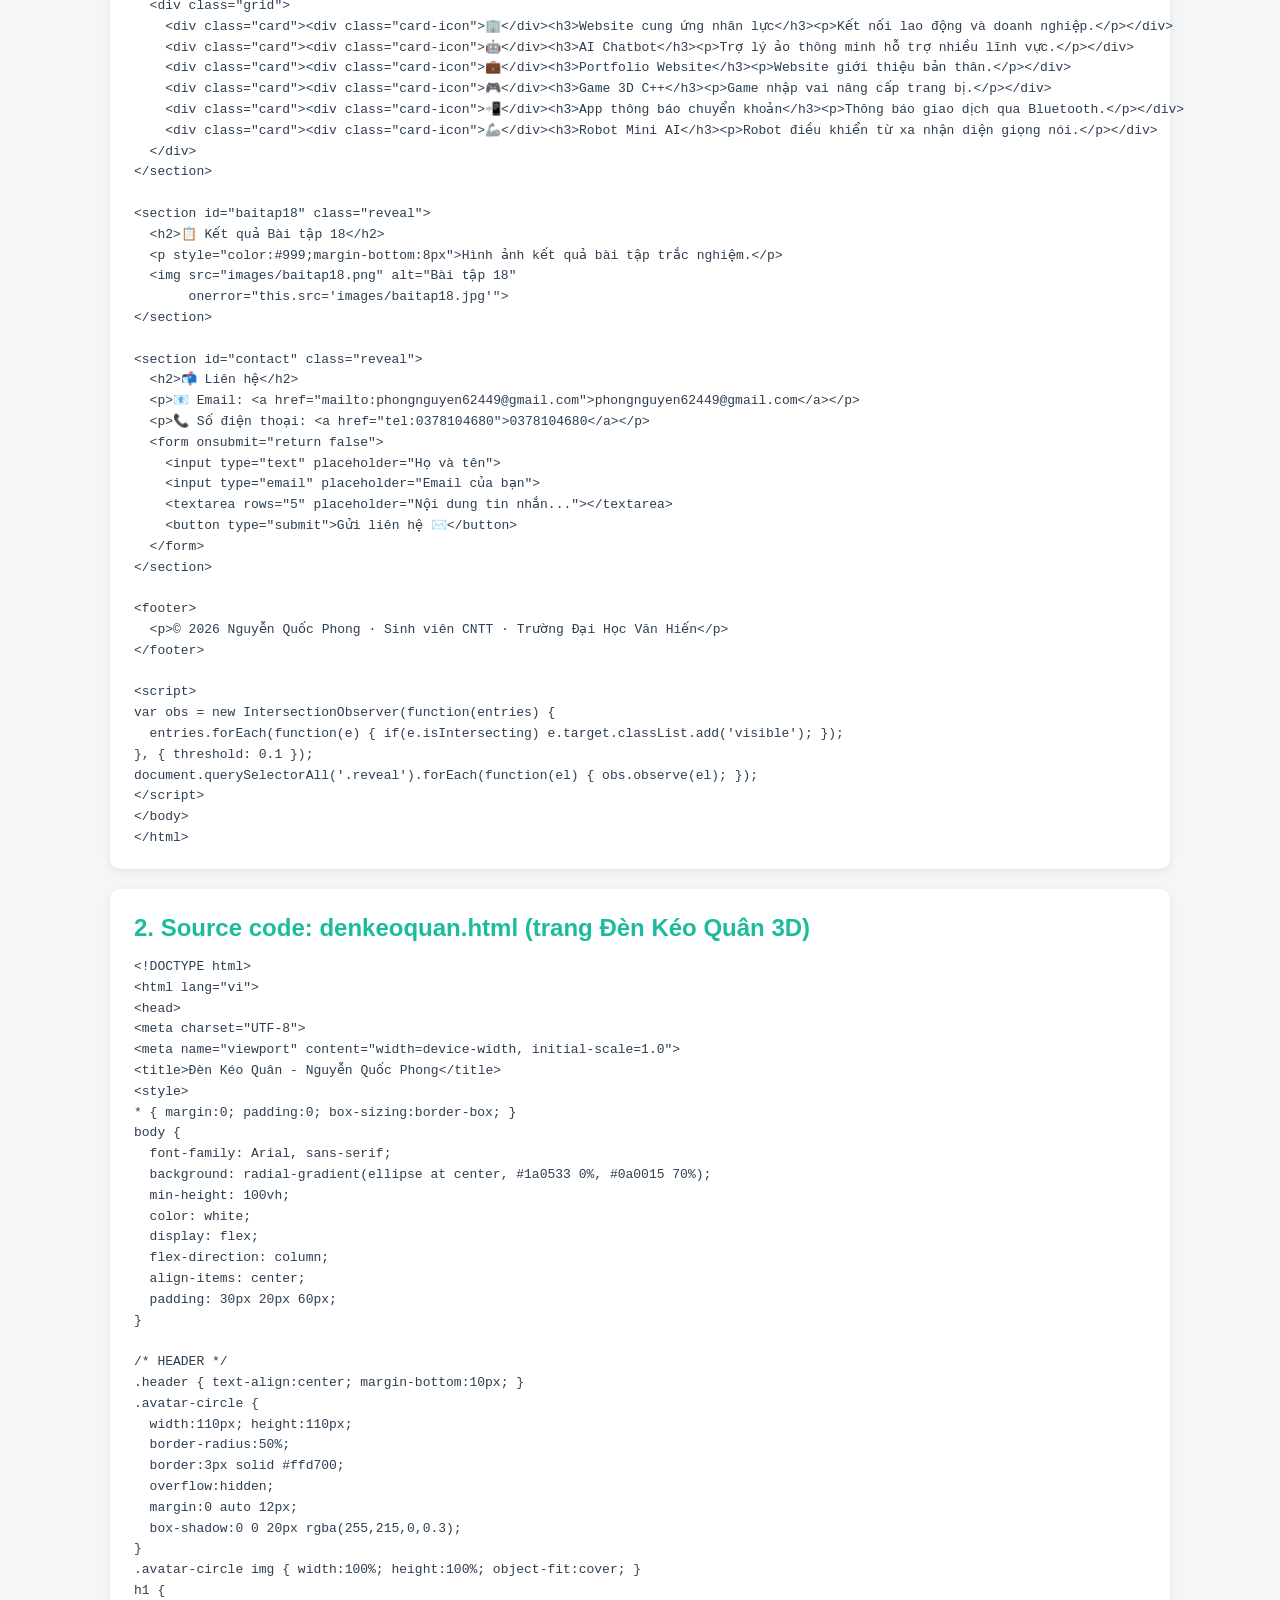
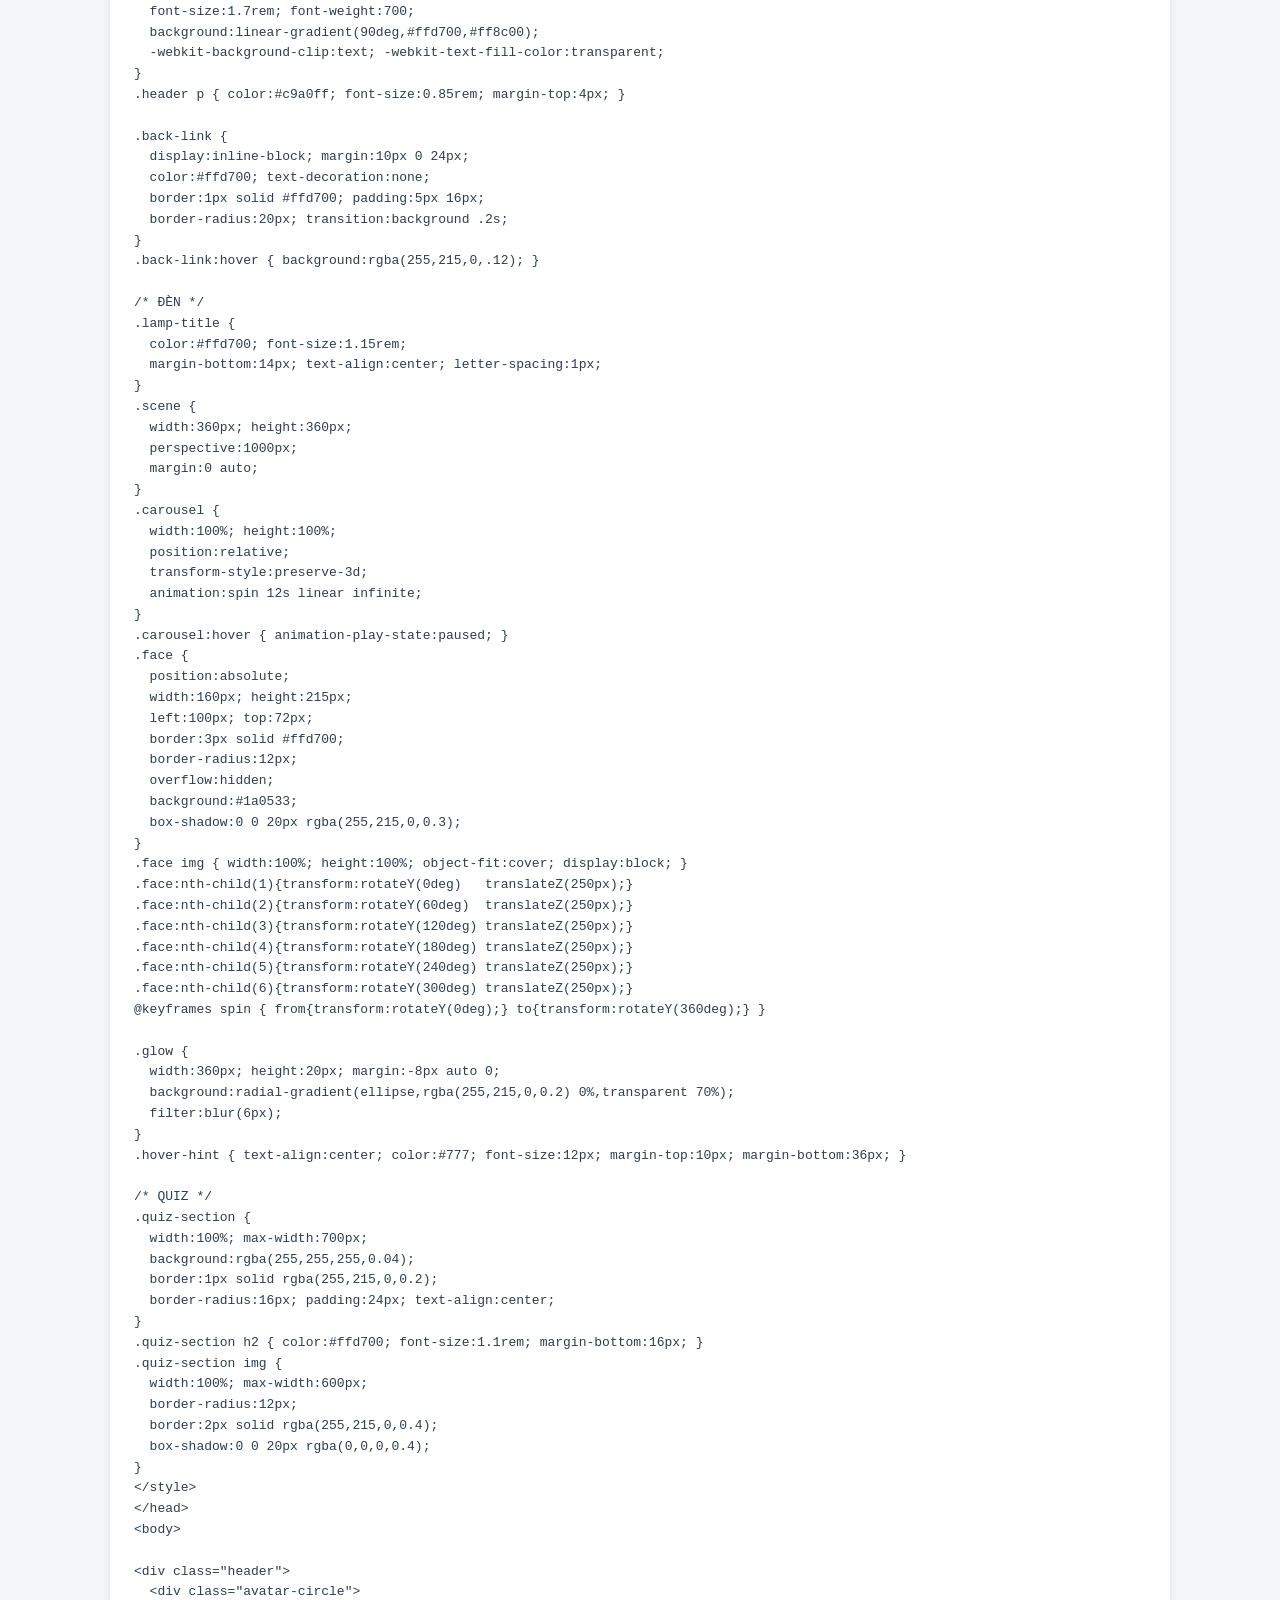
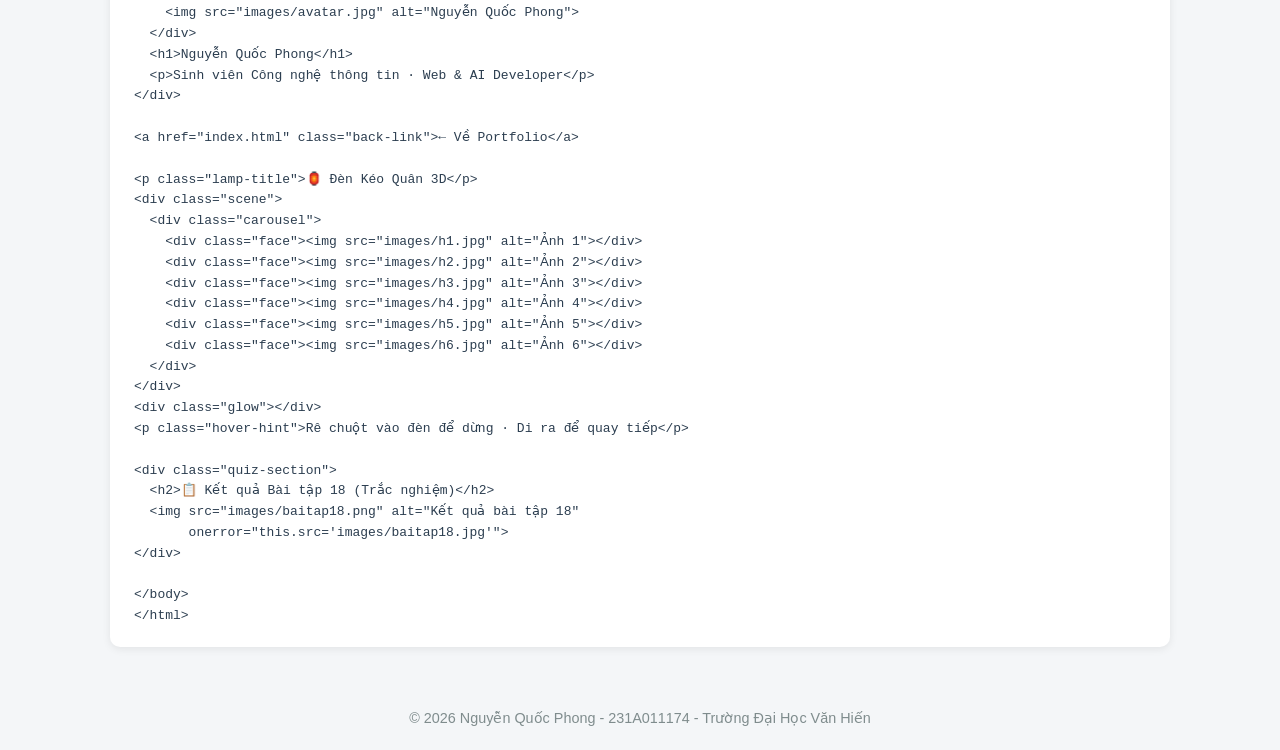
<file: baitap19.html>
<!DOCTYPE html>
<html lang="vi">
<head>
<meta charset="UTF-8" />
<meta name="viewport" content="width=device-width, initial-scale=1.0" />
<title>Bài tập 19 - Portfolio &amp; Đèn Kéo Quân 3D</title>
<link rel="stylesheet" href="css/style.css" />
</head>
<body>

<header>
  <nav class="navbar">
    <div class="brand">701 - 231A011174</div>
    <ul>
      <li><a href="index.html">Trang chủ</a></li>
      <li><a href="baitap01.html">Bài tập 1</a></li>
      <li><a href="baitap02.html">Bài tập 2</a></li>
      <li><a href="baitap03.html">Bài tập 3</a></li>
      <li><a href="about.html">Trả lời Lý thuyết</a></li>
      <li><a href="baitap18.html">Bài tập 18</a></li>
      <li><a href="baitap19.html">Bài tập 19</a></li>
      <li><a href="contact.html">Điểm danh</a></li>
    </ul>
  </nav>
</header>

<main class="container">
  <h2 class="section-title">Bài tập 19: Portfolio cá nhân với hiệu ứng Đèn Kéo Quân 3D</h2>

  <div class="explain-block">
    <p>
      Đây là kết quả Bài tập 19: một trang Portfolio cá nhân (Nguyễn Quốc Phong) kèm hiệu ứng
      <strong>Đèn Kéo Quân (Đèn lồng xoay 3D)</strong> hiển thị 6 ảnh xoay quanh trục bằng CSS 3D Transform,
      được deploy trực tiếp trên Vercel.
    </p>
    <p style="margin-top:10px;">
      🔗 <strong>Link demo trực tiếp:</strong>
      <a href="https://my-portfolio-iota-olive-62.vercel.app/" target="_blank" rel="noopener">
        https://my-portfolio-iota-olive-62.vercel.app/
      </a>
    </p>
    <p style="margin-top:6px;">
      Repo GitHub:
      <a href="https://github.com/nguyenquoc67/my-portfolio" target="_blank" rel="noopener">
        github.com/nguyenquoc67/my-portfolio
      </a>
    </p>
  </div>

  <div class="explain-block">
    <iframe src="https://my-portfolio-iota-olive-62.vercel.app/" title="Portfolio Preview"
      style="width:100%; height:600px; border:1px solid #ddd; border-radius:10px;"
      loading="lazy"></iframe>
    <p style="margin-top:10px; color:#7f8c8d; font-size:0.85rem;">
      * Nếu khung xem trước trên không hiển thị (do trình duyệt chặn iframe), vui lòng bấm vào link demo phía trên để xem trực tiếp.
    </p>
  </div>

  <div class="explain-block">
    <h2>1. Source code: index.html (trang Portfolio chính)</h2>
    <pre><code>&lt;!DOCTYPE html&gt;
&lt;html lang=&quot;vi&quot;&gt;
&lt;head&gt;
&lt;meta charset=&quot;UTF-8&quot;&gt;
&lt;meta name=&quot;viewport&quot; content=&quot;width=device-width, initial-scale=1.0&quot;&gt;
&lt;title&gt;Portfolio - Nguyễn Quốc Phong&lt;/title&gt;
&lt;style&gt;
* { margin:0; padding:0; box-sizing:border-box; }

body {
  font-family: Arial, sans-serif;
  background: #0d0d1a;
  color: #e0e0e0;
  line-height: 1.6;
}

/* HEADER */
header {
  background: linear-gradient(135deg, #1a0533 0%, #0d0d2b 60%, #0a1628 100%);
  text-align: center;
  padding: 50px 20px 40px;
  border-bottom: 2px solid rgba(255,215,0,0.2);
  position: relative;
  overflow: hidden;
}
header::before {
  content: &#x27;&#x27;;
  position: absolute; inset: 0;
  background: radial-gradient(ellipse at 50% 0%, rgba(255,215,0,0.08) 0%, transparent 70%);
}
.avatar-wrap {
  width: 140px; height: 140px;
  border-radius: 50%;
  border: 4px solid #ffd700;
  overflow: hidden;
  margin: 0 auto 16px;
  box-shadow: 0 0 30px rgba(255,215,0,0.3);
  position: relative; z-index: 1;
}
.avatar-wrap img { width:100%; height:100%; object-fit:cover; display:block; }
header h1 {
  font-size: 2rem; font-weight: 700;
  background: linear-gradient(90deg, #ffd700, #ff8c00);
  -webkit-background-clip: text; -webkit-text-fill-color: transparent;
  margin-bottom: 6px; position: relative; z-index: 1;
}
header p { color: #c9a0ff; font-size: 0.95rem; position: relative; z-index: 1; }
.dark-btn {
  margin-top: 18px;
  padding: 8px 22px;
  border: 1px solid #ffd700;
  background: transparent;
  color: #ffd700;
  border-radius: 20px;
  cursor: pointer;
  font-size: 0.9rem;
  transition: background .2s;
  position: relative; z-index: 1;
}
.dark-btn:hover { background: rgba(255,215,0,0.1); }

/* NAV */
nav {
  display: flex;
  justify-content: center;
  gap: 6px;
  padding: 14px 20px;
  background: rgba(255,255,255,0.04);
  border-bottom: 1px solid rgba(255,255,255,0.07);
  flex-wrap: wrap;
  position: sticky; top: 0; z-index: 100;
  backdrop-filter: blur(10px);
}
nav a {
  text-decoration: none;
  color: #c9a0ff;
  font-weight: 600;
  font-size: 0.9rem;
  padding: 6px 16px;
  border-radius: 20px;
  transition: background .2s, color .2s;
}
nav a:hover { background: rgba(255,215,0,0.12); color: #ffd700; }
nav a.special {
  background: linear-gradient(90deg,#ffd700,#ff8c00);
  color: #000 !important;
  font-weight: 700;
}

/* SECTIONS */
section {
  max-width: 1000px;
  margin: 0 auto;
  padding: 60px 24px;
  border-bottom: 1px solid rgba(255,255,255,0.06);
}
section h2 {
  font-size: 1.4rem;
  color: #ffd700;
  margin-bottom: 20px;
  padding-bottom: 10px;
  border-bottom: 2px solid rgba(255,215,0,0.2);
  display: inline-block;
}

/* ABOUT */
.about-content { display:flex; flex-direction:column; gap:14px; max-width:680px; }
.about-content p { color:#ccc; font-size:1rem; }
.thanks-box {
  background: rgba(255,215,0,0.06);
  border-left: 4px solid #ffd700;
  border-radius: 0 12px 12px 0;
  padding: 16px 20px;
  margin-top: 4px;
}
.thanks-box .title { color:#ffd700; font-weight:700; margin-bottom:6px; }
.thanks-box p { color:#ccc; }

/* SKILLS */
.skills-list { display:flex; flex-wrap:wrap; gap:12px; margin-top:10px; }
.skill-tag {
  background: rgba(255,215,0,0.1);
  border: 1px solid rgba(255,215,0,0.3);
  color: #ffd700;
  padding: 7px 18px;
  border-radius: 20px;
  font-size: 0.9rem;
  font-weight: 600;
}

/* PROJECTS */
.grid {
  display: grid;
  grid-template-columns: repeat(auto-fit, minmax(260px,1fr));
  gap: 20px; margin-top: 10px;
}
.card {
  background: rgba(255,255,255,0.04);
  border: 1px solid rgba(255,255,255,0.08);
  border-radius: 14px;
  padding: 22px;
  transition: transform .25s, border-color .25s, box-shadow .25s;
}
.card:hover {
  transform: translateY(-6px);
  border-color: rgba(255,215,0,0.4);
  box-shadow: 0 8px 30px rgba(255,215,0,0.1);
}
.card-icon { font-size:2rem; margin-bottom:10px; }
.card h3 { color:#fff; font-size:1rem; margin-bottom:6px; }
.card p { color:#999; font-size:0.85rem; }

/* BAITAP18 */
#baitap18 img {
  width:100%; max-width:860px;
  border-radius:14px;
  border:2px solid rgba(255,215,0,0.3);
  margin-top:12px;
  box-shadow:0 0 20px rgba(0,0,0,0.4);
  display:block;
}

/* CONTACT */
#contact p { color:#ccc; margin-bottom:6px; }
#contact a { color:#ffd700; text-decoration:none; }
form {
  display:flex; flex-direction:column; gap:12px;
  max-width:560px; margin-top:20px;
}
input, textarea {
  padding:12px 16px;
  background:rgba(255,255,255,0.05);
  border:1px solid rgba(255,255,255,0.1);
  border-radius:10px;
  color:#fff; font-size:0.95rem;
}
input:focus, textarea:focus { outline:none; border-color:#ffd700; }
input::placeholder, textarea::placeholder { color:#666; }
button[type=submit] {
  padding:12px;
  background:linear-gradient(90deg,#ffd700,#ff8c00);
  border:none; border-radius:10px;
  color:#000; font-weight:700;
  font-size:1rem; cursor:pointer;
}
button[type=submit]:hover { opacity:.85; }

/* FOOTER */
footer {
  text-align:center; padding:24px;
  background:rgba(0,0,0,0.3);
  color:#555; font-size:0.85rem;
  border-top:1px solid rgba(255,255,255,0.06);
}

/* LIGHT MODE */
body.light { background:#f4f4f4; color:#222; }
body.light header { background:linear-gradient(135deg,#4a00a0,#0056b3); }
body.light nav { background:rgba(0,0,0,0.06); }
body.light nav a { color:#333; }
body.light .card { background:white; border-color:rgba(0,0,0,0.08); }
body.light input, body.light textarea { background:white; border-color:#ccc; color:#222; }
body.light footer { background:#222; color:#aaa; }

/* SCROLL REVEAL */
.reveal { opacity:0; transform:translateY(30px); transition:opacity .7s, transform .7s; }
.reveal.visible { opacity:1; transform:translateY(0); }
&lt;/style&gt;
&lt;/head&gt;
&lt;body&gt;

&lt;header&gt;
  &lt;div class=&quot;avatar-wrap&quot;&gt;
    &lt;img src=&quot;images/avatar.jpg&quot; alt=&quot;Nguyễn Quốc Phong&quot;&gt;
  &lt;/div&gt;
  &lt;h1&gt;Nguyễn Quốc Phong&lt;/h1&gt;
  &lt;p&gt;Sinh viên Công nghệ thông tin · Nhà phát triển Web &amp; AI&lt;/p&gt;
  &lt;button class=&quot;dark-btn&quot; onclick=&quot;document.body.classList.toggle(&#x27;light&#x27;)&quot;&gt;🌙 Chế độ sáng/tối&lt;/button&gt;
&lt;/header&gt;

&lt;nav&gt;
  &lt;a href=&quot;#about&quot;&gt;Giới thiệu&lt;/a&gt;
  &lt;a href=&quot;#skills&quot;&gt;Kỹ năng&lt;/a&gt;
  &lt;a href=&quot;#projects&quot;&gt;Projects&lt;/a&gt;
  &lt;a href=&quot;#baitap18&quot;&gt;Bài tập 18&lt;/a&gt;
  &lt;a href=&quot;denkeoquan.html&quot; class=&quot;special&quot;&gt;🏮 Đèn Kéo Quân&lt;/a&gt;
  &lt;a href=&quot;#contact&quot;&gt;Liên hệ&lt;/a&gt;
&lt;/nav&gt;

&lt;section id=&quot;about&quot; class=&quot;reveal&quot;&gt;
  &lt;h2&gt;👋 Giới thiệu&lt;/h2&gt;
  &lt;div class=&quot;about-content&quot;&gt;
    &lt;p&gt;Xin chào! Tôi là &lt;strong style=&quot;color:#ffd700&quot;&gt;Nguyễn Quốc Phong&lt;/strong&gt;, sinh viên ngành Công nghệ thông tin. Hiện tại tôi đang là &lt;strong style=&quot;color:#c9a0ff&quot;&gt;sinh viên năm 3&lt;/strong&gt; tại &lt;strong style=&quot;color:#c9a0ff&quot;&gt;Trường Đại Học Văn Hiến&lt;/strong&gt;.&lt;/p&gt;
    &lt;p&gt;Tôi yêu thích lập trình Web, AI và phát triển ứng dụng. Luôn tìm kiếm cơ hội học hỏi và sáng tạo trong lĩnh vực công nghệ.&lt;/p&gt;
    &lt;div class=&quot;thanks-box&quot;&gt;
      &lt;div class=&quot;title&quot;&gt;🎓 Lời cảm ơn&lt;/div&gt;
      &lt;p&gt;Để có được trang web này, tôi đã học và thực hành theo hướng dẫn của &lt;strong style=&quot;color:#ffd700&quot;&gt;Thầy Nguyễn Quang Tấn&lt;/strong&gt; trong môn &lt;em&gt;Lập Trình Web&lt;/em&gt;. Em xin chân thành cảm ơn Thầy! 🙏&lt;/p&gt;
    &lt;/div&gt;
  &lt;/div&gt;
&lt;/section&gt;

&lt;section id=&quot;skills&quot; class=&quot;reveal&quot;&gt;
  &lt;h2&gt;🛠️ Kỹ năng&lt;/h2&gt;
  &lt;div class=&quot;skills-list&quot;&gt;
    &lt;span class=&quot;skill-tag&quot;&gt;HTML5&lt;/span&gt;
    &lt;span class=&quot;skill-tag&quot;&gt;CSS3&lt;/span&gt;
    &lt;span class=&quot;skill-tag&quot;&gt;JavaScript&lt;/span&gt;
    &lt;span class=&quot;skill-tag&quot;&gt;Bootstrap&lt;/span&gt;
    &lt;span class=&quot;skill-tag&quot;&gt;Java&lt;/span&gt;
    &lt;span class=&quot;skill-tag&quot;&gt;C++&lt;/span&gt;
  &lt;/div&gt;
&lt;/section&gt;

&lt;section id=&quot;projects&quot; class=&quot;reveal&quot;&gt;
  &lt;h2&gt;🚀 Projects&lt;/h2&gt;
  &lt;div class=&quot;grid&quot;&gt;
    &lt;div class=&quot;card&quot;&gt;&lt;div class=&quot;card-icon&quot;&gt;🏢&lt;/div&gt;&lt;h3&gt;Website cung ứng nhân lực&lt;/h3&gt;&lt;p&gt;Kết nối lao động và doanh nghiệp.&lt;/p&gt;&lt;/div&gt;
    &lt;div class=&quot;card&quot;&gt;&lt;div class=&quot;card-icon&quot;&gt;🤖&lt;/div&gt;&lt;h3&gt;AI Chatbot&lt;/h3&gt;&lt;p&gt;Trợ lý ảo thông minh hỗ trợ nhiều lĩnh vực.&lt;/p&gt;&lt;/div&gt;
    &lt;div class=&quot;card&quot;&gt;&lt;div class=&quot;card-icon&quot;&gt;💼&lt;/div&gt;&lt;h3&gt;Portfolio Website&lt;/h3&gt;&lt;p&gt;Website giới thiệu bản thân.&lt;/p&gt;&lt;/div&gt;
    &lt;div class=&quot;card&quot;&gt;&lt;div class=&quot;card-icon&quot;&gt;🎮&lt;/div&gt;&lt;h3&gt;Game 3D C++&lt;/h3&gt;&lt;p&gt;Game nhập vai nâng cấp trang bị.&lt;/p&gt;&lt;/div&gt;
    &lt;div class=&quot;card&quot;&gt;&lt;div class=&quot;card-icon&quot;&gt;📲&lt;/div&gt;&lt;h3&gt;App thông báo chuyển khoản&lt;/h3&gt;&lt;p&gt;Thông báo giao dịch qua Bluetooth.&lt;/p&gt;&lt;/div&gt;
    &lt;div class=&quot;card&quot;&gt;&lt;div class=&quot;card-icon&quot;&gt;🦾&lt;/div&gt;&lt;h3&gt;Robot Mini AI&lt;/h3&gt;&lt;p&gt;Robot điều khiển từ xa nhận diện giọng nói.&lt;/p&gt;&lt;/div&gt;
  &lt;/div&gt;
&lt;/section&gt;

&lt;section id=&quot;baitap18&quot; class=&quot;reveal&quot;&gt;
  &lt;h2&gt;📋 Kết quả Bài tập 18&lt;/h2&gt;
  &lt;p style=&quot;color:#999;margin-bottom:8px&quot;&gt;Hình ảnh kết quả bài tập trắc nghiệm.&lt;/p&gt;
  &lt;img src=&quot;images/baitap18.png&quot; alt=&quot;Bài tập 18&quot;
       onerror=&quot;this.src=&#x27;images/baitap18.jpg&#x27;&quot;&gt;
&lt;/section&gt;

&lt;section id=&quot;contact&quot; class=&quot;reveal&quot;&gt;
  &lt;h2&gt;📬 Liên hệ&lt;/h2&gt;
  &lt;p&gt;📧 Email: &lt;a href=&quot;mailto:phongnguyen62449@gmail.com&quot;&gt;phongnguyen62449@gmail.com&lt;/a&gt;&lt;/p&gt;
  &lt;p&gt;📞 Số điện thoại: &lt;a href=&quot;tel:0378104680&quot;&gt;0378104680&lt;/a&gt;&lt;/p&gt;
  &lt;form onsubmit=&quot;return false&quot;&gt;
    &lt;input type=&quot;text&quot; placeholder=&quot;Họ và tên&quot;&gt;
    &lt;input type=&quot;email&quot; placeholder=&quot;Email của bạn&quot;&gt;
    &lt;textarea rows=&quot;5&quot; placeholder=&quot;Nội dung tin nhắn...&quot;&gt;&lt;/textarea&gt;
    &lt;button type=&quot;submit&quot;&gt;Gửi liên hệ ✉️&lt;/button&gt;
  &lt;/form&gt;
&lt;/section&gt;

&lt;footer&gt;
  &lt;p&gt;© 2026 Nguyễn Quốc Phong · Sinh viên CNTT · Trường Đại Học Văn Hiến&lt;/p&gt;
&lt;/footer&gt;

&lt;script&gt;
var obs = new IntersectionObserver(function(entries) {
  entries.forEach(function(e) { if(e.isIntersecting) e.target.classList.add(&#x27;visible&#x27;); });
}, { threshold: 0.1 });
document.querySelectorAll(&#x27;.reveal&#x27;).forEach(function(el) { obs.observe(el); });
&lt;/script&gt;
&lt;/body&gt;
&lt;/html&gt;
</code></pre>
  </div>

  <div class="explain-block">
    <h2>2. Source code: denkeoquan.html (trang Đèn Kéo Quân 3D)</h2>
    <pre><code>&lt;!DOCTYPE html&gt;
&lt;html lang=&quot;vi&quot;&gt;
&lt;head&gt;
&lt;meta charset=&quot;UTF-8&quot;&gt;
&lt;meta name=&quot;viewport&quot; content=&quot;width=device-width, initial-scale=1.0&quot;&gt;
&lt;title&gt;Đèn Kéo Quân - Nguyễn Quốc Phong&lt;/title&gt;
&lt;style&gt;
* { margin:0; padding:0; box-sizing:border-box; }
body {
  font-family: Arial, sans-serif;
  background: radial-gradient(ellipse at center, #1a0533 0%, #0a0015 70%);
  min-height: 100vh;
  color: white;
  display: flex;
  flex-direction: column;
  align-items: center;
  padding: 30px 20px 60px;
}

/* HEADER */
.header { text-align:center; margin-bottom:10px; }
.avatar-circle {
  width:110px; height:110px;
  border-radius:50%;
  border:3px solid #ffd700;
  overflow:hidden;
  margin:0 auto 12px;
  box-shadow:0 0 20px rgba(255,215,0,0.3);
}
.avatar-circle img { width:100%; height:100%; object-fit:cover; }
h1 {
  font-size:1.7rem; font-weight:700;
  background:linear-gradient(90deg,#ffd700,#ff8c00);
  -webkit-background-clip:text; -webkit-text-fill-color:transparent;
}
.header p { color:#c9a0ff; font-size:0.85rem; margin-top:4px; }

.back-link {
  display:inline-block; margin:10px 0 24px;
  color:#ffd700; text-decoration:none;
  border:1px solid #ffd700; padding:5px 16px;
  border-radius:20px; transition:background .2s;
}
.back-link:hover { background:rgba(255,215,0,.12); }

/* ĐÈN */
.lamp-title {
  color:#ffd700; font-size:1.15rem;
  margin-bottom:14px; text-align:center; letter-spacing:1px;
}
.scene {
  width:360px; height:360px;
  perspective:1000px;
  margin:0 auto;
}
.carousel {
  width:100%; height:100%;
  position:relative;
  transform-style:preserve-3d;
  animation:spin 12s linear infinite;
}
.carousel:hover { animation-play-state:paused; }
.face {
  position:absolute;
  width:160px; height:215px;
  left:100px; top:72px;
  border:3px solid #ffd700;
  border-radius:12px;
  overflow:hidden;
  background:#1a0533;
  box-shadow:0 0 20px rgba(255,215,0,0.3);
}
.face img { width:100%; height:100%; object-fit:cover; display:block; }
.face:nth-child(1){transform:rotateY(0deg)   translateZ(250px);}
.face:nth-child(2){transform:rotateY(60deg)  translateZ(250px);}
.face:nth-child(3){transform:rotateY(120deg) translateZ(250px);}
.face:nth-child(4){transform:rotateY(180deg) translateZ(250px);}
.face:nth-child(5){transform:rotateY(240deg) translateZ(250px);}
.face:nth-child(6){transform:rotateY(300deg) translateZ(250px);}
@keyframes spin { from{transform:rotateY(0deg);} to{transform:rotateY(360deg);} }

.glow {
  width:360px; height:20px; margin:-8px auto 0;
  background:radial-gradient(ellipse,rgba(255,215,0,0.2) 0%,transparent 70%);
  filter:blur(6px);
}
.hover-hint { text-align:center; color:#777; font-size:12px; margin-top:10px; margin-bottom:36px; }

/* QUIZ */
.quiz-section {
  width:100%; max-width:700px;
  background:rgba(255,255,255,0.04);
  border:1px solid rgba(255,215,0,0.2);
  border-radius:16px; padding:24px; text-align:center;
}
.quiz-section h2 { color:#ffd700; font-size:1.1rem; margin-bottom:16px; }
.quiz-section img {
  width:100%; max-width:600px;
  border-radius:12px;
  border:2px solid rgba(255,215,0,0.4);
  box-shadow:0 0 20px rgba(0,0,0,0.4);
}
&lt;/style&gt;
&lt;/head&gt;
&lt;body&gt;

&lt;div class=&quot;header&quot;&gt;
  &lt;div class=&quot;avatar-circle&quot;&gt;
    &lt;img src=&quot;images/avatar.jpg&quot; alt=&quot;Nguyễn Quốc Phong&quot;&gt;
  &lt;/div&gt;
  &lt;h1&gt;Nguyễn Quốc Phong&lt;/h1&gt;
  &lt;p&gt;Sinh viên Công nghệ thông tin · Web &amp; AI Developer&lt;/p&gt;
&lt;/div&gt;

&lt;a href=&quot;index.html&quot; class=&quot;back-link&quot;&gt;← Về Portfolio&lt;/a&gt;

&lt;p class=&quot;lamp-title&quot;&gt;🏮 Đèn Kéo Quân 3D&lt;/p&gt;
&lt;div class=&quot;scene&quot;&gt;
  &lt;div class=&quot;carousel&quot;&gt;
    &lt;div class=&quot;face&quot;&gt;&lt;img src=&quot;images/h1.jpg&quot; alt=&quot;Ảnh 1&quot;&gt;&lt;/div&gt;
    &lt;div class=&quot;face&quot;&gt;&lt;img src=&quot;images/h2.jpg&quot; alt=&quot;Ảnh 2&quot;&gt;&lt;/div&gt;
    &lt;div class=&quot;face&quot;&gt;&lt;img src=&quot;images/h3.jpg&quot; alt=&quot;Ảnh 3&quot;&gt;&lt;/div&gt;
    &lt;div class=&quot;face&quot;&gt;&lt;img src=&quot;images/h4.jpg&quot; alt=&quot;Ảnh 4&quot;&gt;&lt;/div&gt;
    &lt;div class=&quot;face&quot;&gt;&lt;img src=&quot;images/h5.jpg&quot; alt=&quot;Ảnh 5&quot;&gt;&lt;/div&gt;
    &lt;div class=&quot;face&quot;&gt;&lt;img src=&quot;images/h6.jpg&quot; alt=&quot;Ảnh 6&quot;&gt;&lt;/div&gt;
  &lt;/div&gt;
&lt;/div&gt;
&lt;div class=&quot;glow&quot;&gt;&lt;/div&gt;
&lt;p class=&quot;hover-hint&quot;&gt;Rê chuột vào đèn để dừng · Di ra để quay tiếp&lt;/p&gt;

&lt;div class=&quot;quiz-section&quot;&gt;
  &lt;h2&gt;📋 Kết quả Bài tập 18 (Trắc nghiệm)&lt;/h2&gt;
  &lt;img src=&quot;images/baitap18.png&quot; alt=&quot;Kết quả bài tập 18&quot;
       onerror=&quot;this.src=&#x27;images/baitap18.jpg&#x27;&quot;&gt;
&lt;/div&gt;

&lt;/body&gt;
&lt;/html&gt;
</code></pre>
  </div>
</main>

<footer>
  © 2026 Nguyễn Quốc Phong - 231A011174 - Trường Đại Học Văn Hiến
</footer>

<script src="js/script.js"></script>
</body>
</html>
</file>
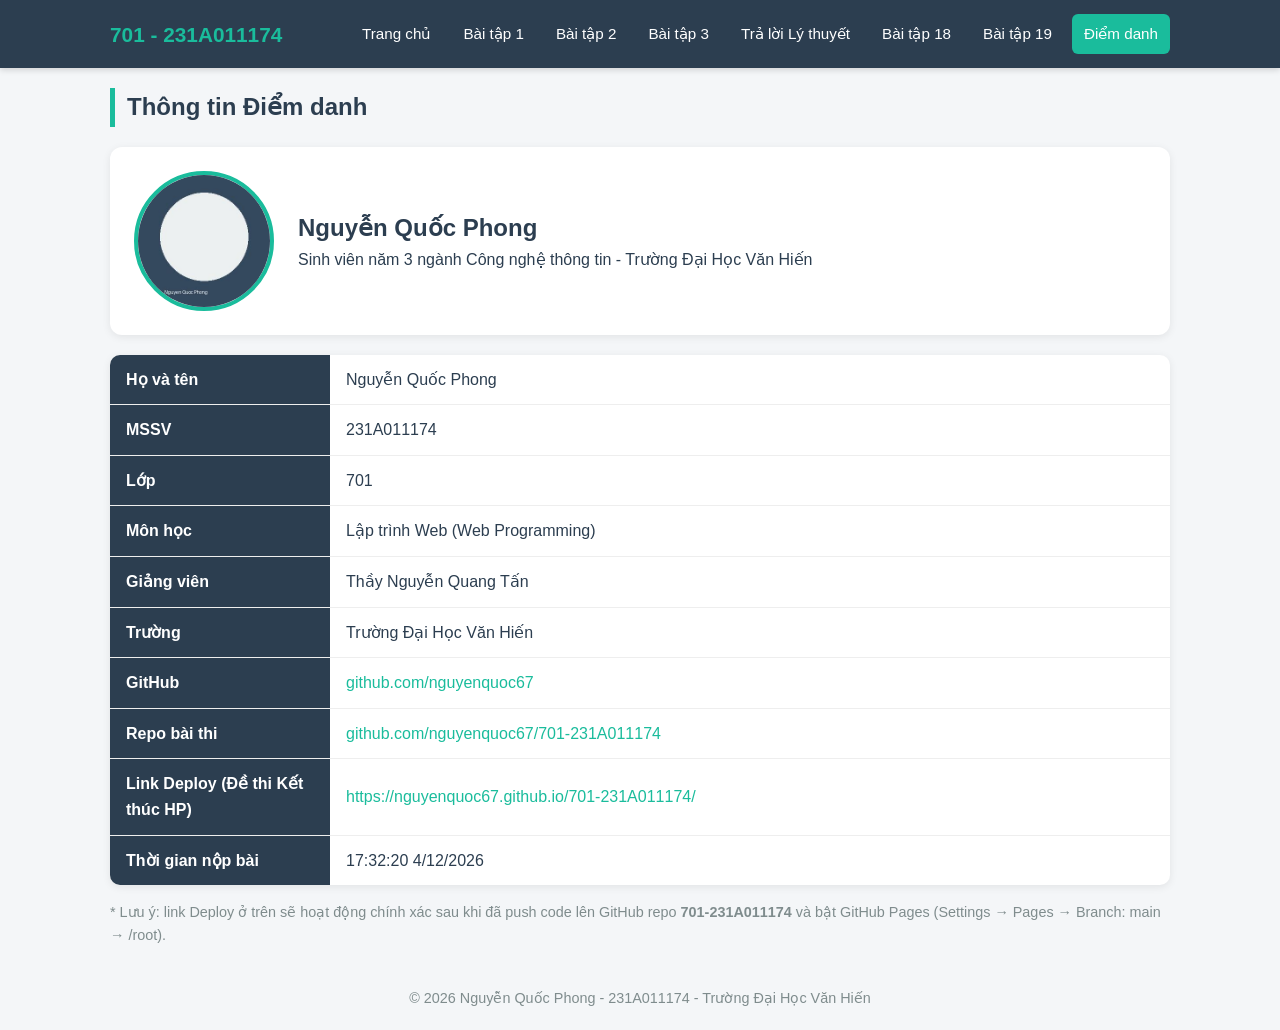
<file: contact.html>
<!DOCTYPE html>
<html lang="vi">
<head>
<meta charset="UTF-8" />
<meta name="viewport" content="width=device-width, initial-scale=1.0" />
<title>Thông tin Điểm danh</title>
<link rel="stylesheet" href="css/style.css" />
</head>
<body>

<header>
  <nav class="navbar">
    <div class="brand">701 - 231A011174</div>
    <ul>
      <li><a href="index.html">Trang chủ</a></li>
      <li><a href="baitap01.html">Bài tập 1</a></li>
      <li><a href="baitap02.html">Bài tập 2</a></li>
      <li><a href="baitap03.html">Bài tập 3</a></li>
      <li><a href="about.html">Trả lời Lý thuyết</a></li>
      <li><a href="baitap18.html">Bài tập 18</a></li>
      <li><a href="baitap19.html">Bài tập 19</a></li>
      <li><a href="contact.html">Điểm danh</a></li>
    </ul>
  </nav>
</header>

<main class="container">
  <h2 class="section-title">Thông tin Điểm danh</h2>

  <div class="profile-card">
    <img src="images/avatar.jpg" alt="Ảnh đại diện Nguyễn Quốc Phong" />
    <div>
      <h2>Nguyễn Quốc Phong</h2>
      <p>Sinh viên năm 3 ngành Công nghệ thông tin - Trường Đại Học Văn Hiến</p>
    </div>
  </div>

  <table class="info-table">
    <tbody>
      <tr>
        <th>Họ và tên</th>
        <td>Nguyễn Quốc Phong</td>
      </tr>
      <tr>
        <th>MSSV</th>
        <td>231A011174</td>
      </tr>
      <tr>
        <th>Lớp</th>
        <td>701</td>
      </tr>
      <tr>
        <th>Môn học</th>
        <td>Lập trình Web (Web Programming)</td>
      </tr>
      <tr>
        <th>Giảng viên</th>
        <td>Thầy Nguyễn Quang Tấn</td>
      </tr>
      <tr>
        <th>Trường</th>
        <td>Trường Đại Học Văn Hiến</td>
      </tr>
      <tr>
        <th>GitHub</th>
        <td><a href="https://github.com/nguyenquoc67" target="_blank" rel="noopener">github.com/nguyenquoc67</a></td>
      </tr>
      <tr>
        <th>Repo bài thi</th>
        <td><a href="https://github.com/nguyenquoc67/701-231A011174" target="_blank" rel="noopener">github.com/nguyenquoc67/701-231A011174</a></td>
      </tr>
      <tr>
        <th>Link Deploy (Đề thi Kết thúc HP)</th>
        <td><a href="https://nguyenquoc67.github.io/701-231A011174/" target="_blank" rel="noopener">https://nguyenquoc67.github.io/701-231A011174/</a></td>
      </tr>
      <tr>
        <th>Thời gian nộp bài</th>
        <td id="submitTime"></td>
      </tr>
    </tbody>
  </table>

  <p style="margin-top:16px; color:#7f8c8d; font-size:0.9rem;">
    * Lưu ý: link Deploy ở trên sẽ hoạt động chính xác sau khi đã push code lên GitHub repo
    <strong>701-231A011174</strong> và bật GitHub Pages (Settings &rarr; Pages &rarr; Branch: main &rarr; /root).
  </p>
</main>

<footer>
  © 2026 Nguyễn Quốc Phong - 231A011174 - Trường Đại Học Văn Hiến
</footer>

<script src="js/script.js"></script>
<script>
  document.getElementById("submitTime").textContent = new Date().toLocaleString("vi-VN");
</script>
</body>
</html>
</file>
<file: css/style.css>
/* ===== RESET & BASE ===== */
* {
  margin: 0;
  padding: 0;
  box-sizing: border-box;
}

body {
  font-family: "Segoe UI", Tahoma, Arial, sans-serif;
  background: #f4f6f8;
  color: #2c3e50;
  line-height: 1.6;
}

a {
  text-decoration: none;
  color: inherit;
}

img {
  max-width: 100%;
  display: block;
}

.container {
  max-width: 1100px;
  margin: 0 auto;
  padding: 20px;
}

/* ===== HEADER & NAV ===== */
header {
  background: #2c3e50;
  color: #fff;
  position: sticky;
  top: 0;
  z-index: 100;
  box-shadow: 0 2px 6px rgba(0, 0, 0, 0.15);
}

.navbar {
  display: flex;
  flex-wrap: wrap;
  align-items: center;
  justify-content: space-between;
  max-width: 1100px;
  margin: 0 auto;
  padding: 14px 20px;
}

.navbar .brand {
  font-size: 1.3rem;
  font-weight: 700;
  color: #1abc9c;
}

.navbar ul {
  list-style: none;
  display: flex;
  flex-wrap: wrap;
  gap: 8px;
}

.navbar ul li a {
  display: inline-block;
  padding: 8px 12px;
  border-radius: 6px;
  font-size: 0.95rem;
  transition: background 0.2s ease;
}

.navbar ul li a:hover,
.navbar ul li a.active {
  background: #1abc9c;
  color: #fff;
}

/* ===== HERO ===== */
.hero {
  background: linear-gradient(135deg, #1abc9c, #2c3e50);
  color: #fff;
  padding: 50px 20px;
  text-align: center;
}

.hero h1 {
  font-size: 2rem;
  margin-bottom: 10px;
}

.hero p {
  font-size: 1.05rem;
  opacity: 0.9;
}

/* ===== SECTION TITLES ===== */
.section-title {
  font-size: 1.5rem;
  margin-bottom: 20px;
  border-left: 5px solid #1abc9c;
  padding-left: 12px;
  color: #2c3e50;
}

/* ===== CARD GRID (general) ===== */
.card-grid {
  display: grid;
  grid-template-columns: repeat(auto-fit, minmax(260px, 1fr));
  gap: 20px;
}

.card {
  background: #fff;
  border-radius: 10px;
  padding: 20px;
  box-shadow: 0 2px 8px rgba(0, 0, 0, 0.08);
  transition: transform 0.2s ease, box-shadow 0.2s ease;
}

.card:hover {
  transform: translateY(-4px);
  box-shadow: 0 6px 18px rgba(0, 0, 0, 0.12);
}

/* ===== BAITAP 01: PRODUCT LIST ===== */
.search-box {
  display: flex;
  gap: 10px;
  margin-bottom: 25px;
  flex-wrap: wrap;
}

.search-box input {
  flex: 1;
  min-width: 200px;
  padding: 12px 14px;
  border: 1px solid #ccc;
  border-radius: 8px;
  font-size: 1rem;
}

.search-box input:focus {
  outline: none;
  border-color: #1abc9c;
}

.product-grid {
  display: grid;
  grid-template-columns: repeat(auto-fit, minmax(220px, 1fr));
  gap: 20px;
}

.product-card {
  background: #fff;
  border-radius: 10px;
  overflow: hidden;
  box-shadow: 0 2px 8px rgba(0, 0, 0, 0.08);
  display: flex;
  flex-direction: column;
  transition: transform 0.2s ease;
}

.product-card:hover {
  transform: translateY(-4px);
}

.product-card .product-img {
  height: 140px;
  display: flex;
  align-items: center;
  justify-content: center;
  font-size: 2.5rem;
  background: #ecf0f1;
}

.product-card .product-body {
  padding: 16px;
  flex: 1;
  display: flex;
  flex-direction: column;
}

.product-card h3 {
  margin-bottom: 6px;
  font-size: 1.1rem;
}

.product-card .price {
  color: #e67e22;
  font-weight: 700;
  margin-top: auto;
  padding-top: 10px;
}

.no-result {
  text-align: center;
  padding: 30px;
  color: #c0392b;
  font-weight: 600;
  background: #fdecea;
  border-radius: 10px;
  display: none;
}

/* ===== BAITAP 02: REGISTRATION FORM ===== */
.form-wrapper {
  max-width: 480px;
  margin: 0 auto;
  background: #fff;
  padding: 30px;
  border-radius: 12px;
  box-shadow: 0 2px 10px rgba(0, 0, 0, 0.08);
}

.form-group {
  margin-bottom: 18px;
}

.form-group label {
  display: block;
  margin-bottom: 6px;
  font-weight: 600;
  font-size: 0.95rem;
}

.form-group input[type="text"],
.form-group input[type="email"],
.form-group input[type="password"] {
  width: 100%;
  padding: 11px 13px;
  border: 1px solid #ccc;
  border-radius: 8px;
  font-size: 1rem;
}

.form-group input:focus {
  outline: none;
  border-color: #1abc9c;
}

.checkbox-group {
  display: flex;
  align-items: center;
  gap: 8px;
}

.error-text {
  color: #c0392b;
  font-size: 0.85rem;
  margin-top: 5px;
  display: none;
}

.btn {
  display: inline-block;
  background: #1abc9c;
  color: #fff;
  border: none;
  padding: 12px 20px;
  border-radius: 8px;
  font-size: 1rem;
  cursor: pointer;
  width: 100%;
  transition: background 0.2s ease;
}

.btn:hover {
  background: #16a085;
}

.success-msg {
  margin-top: 16px;
  padding: 12px;
  border-radius: 8px;
  background: #eafaf1;
  color: #1e8449;
  font-weight: 600;
  text-align: center;
  display: none;
}

/* ===== BAITAP 03: COUNTDOWN TIMER ===== */
.timer-wrapper {
  text-align: center;
  padding: 40px 20px;
}

.timer-display {
  font-size: 4rem;
  font-weight: 700;
  background: #2c3e50;
  color: #1abc9c;
  display: inline-block;
  padding: 20px 50px;
  border-radius: 16px;
  margin: 20px 0;
  letter-spacing: 4px;
  transition: color 0.3s ease, background 0.3s ease;
}

.timer-display.warning {
  background: #c0392b;
  color: #fff;
  animation: pulse 1s infinite;
}

@keyframes pulse {
  0% { transform: scale(1); }
  50% { transform: scale(1.06); }
  100% { transform: scale(1); }
}

.timer-controls button {
  margin: 0 6px;
  padding: 10px 18px;
  border: none;
  border-radius: 8px;
  background: #1abc9c;
  color: #fff;
  font-size: 0.95rem;
  cursor: pointer;
}

.timer-controls button:hover {
  background: #16a085;
}

.timer-controls button.reset {
  background: #95a5a6;
}

.timer-controls button.reset:hover {
  background: #7f8c8d;
}

/* Modal */
.modal-overlay {
  display: none;
  position: fixed;
  inset: 0;
  background: rgba(0, 0, 0, 0.55);
  align-items: center;
  justify-content: center;
  z-index: 1000;
}

.modal-overlay.show {
  display: flex;
}

.modal-box {
  background: #fff;
  padding: 30px;
  border-radius: 12px;
  text-align: center;
  max-width: 320px;
  box-shadow: 0 8px 24px rgba(0, 0, 0, 0.25);
}

.modal-box h2 {
  color: #c0392b;
  margin-bottom: 12px;
}

.modal-box button {
  margin-top: 16px;
  padding: 10px 20px;
  border: none;
  background: #1abc9c;
  color: #fff;
  border-radius: 8px;
  cursor: pointer;
}

/* ===== EXPLANATION / THEORY PAGE ===== */
.explain-block {
  background: #fff;
  border-radius: 10px;
  padding: 20px 24px;
  margin-bottom: 20px;
  box-shadow: 0 2px 8px rgba(0, 0, 0, 0.08);
}

.explain-block h2 {
  color: #1abc9c;
  margin-bottom: 10px;
}

.explain-block ul {
  margin: 10px 0 0 20px;
}

/* ===== PROFILE / CONTACT PAGE ===== */
.profile-card {
  display: flex;
  gap: 24px;
  align-items: center;
  background: #fff;
  border-radius: 12px;
  padding: 24px;
  box-shadow: 0 2px 8px rgba(0, 0, 0, 0.08);
  flex-wrap: wrap;
}

.profile-card img {
  width: 140px;
  height: 140px;
  border-radius: 50%;
  object-fit: cover;
  border: 4px solid #1abc9c;
}

.info-table {
  width: 100%;
  border-collapse: collapse;
  margin-top: 20px;
  background: #fff;
  border-radius: 10px;
  overflow: hidden;
  box-shadow: 0 2px 8px rgba(0, 0, 0, 0.08);
}

.info-table th,
.info-table td {
  padding: 12px 16px;
  text-align: left;
  border-bottom: 1px solid #eee;
}

.info-table th {
  background: #2c3e50;
  color: #fff;
  width: 220px;
}

.info-table tr:last-child td,
.info-table tr:last-child th {
  border-bottom: none;
}

.info-table a {
  color: #1abc9c;
  word-break: break-all;
}

/* ===== FOOTER ===== */
footer {
  text-align: center;
  padding: 20px;
  color: #7f8c8d;
  font-size: 0.9rem;
}

/* ===== RESPONSIVE ===== */
@media (max-width: 600px) {
  .navbar {
    flex-direction: column;
    align-items: flex-start;
  }
  .timer-display {
    font-size: 2.6rem;
    padding: 16px 30px;
  }
  .profile-card {
    flex-direction: column;
    text-align: center;
  }
  .info-table th {
    width: 140px;
  }
}
</file>
